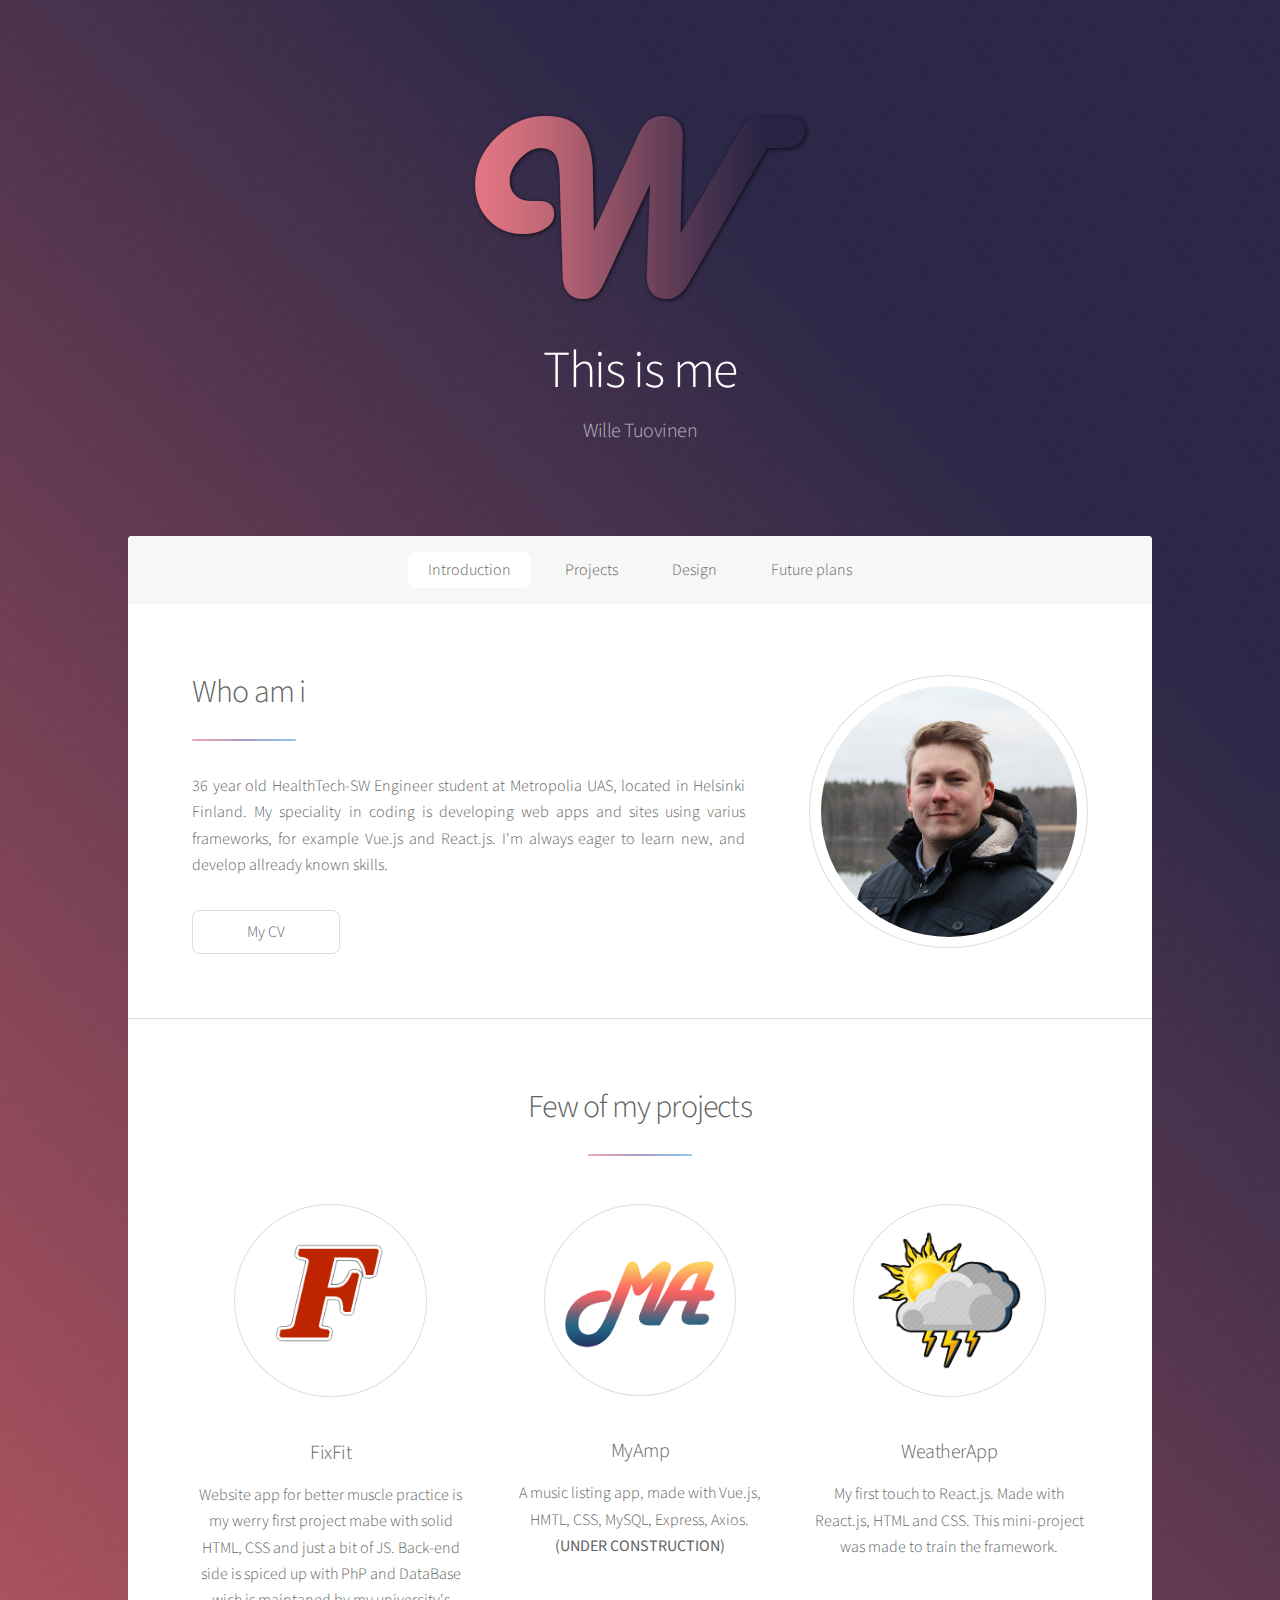
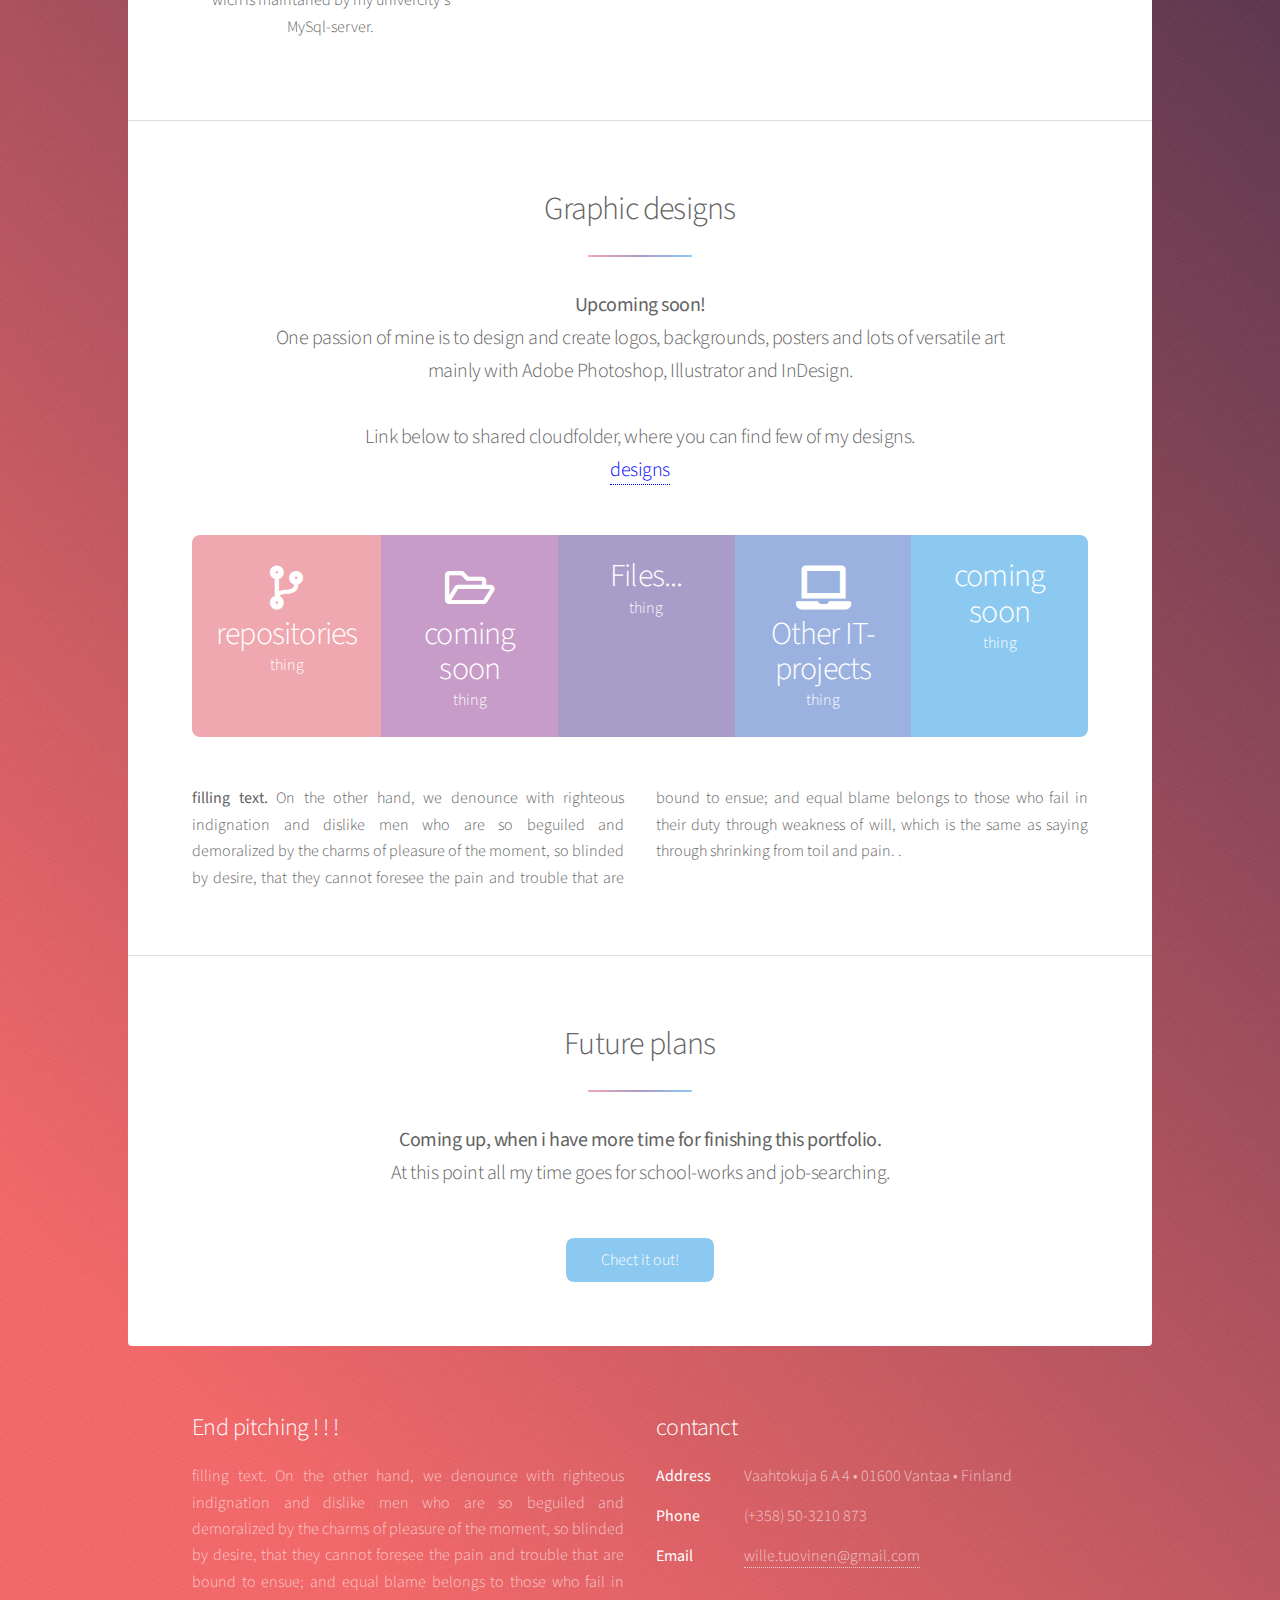
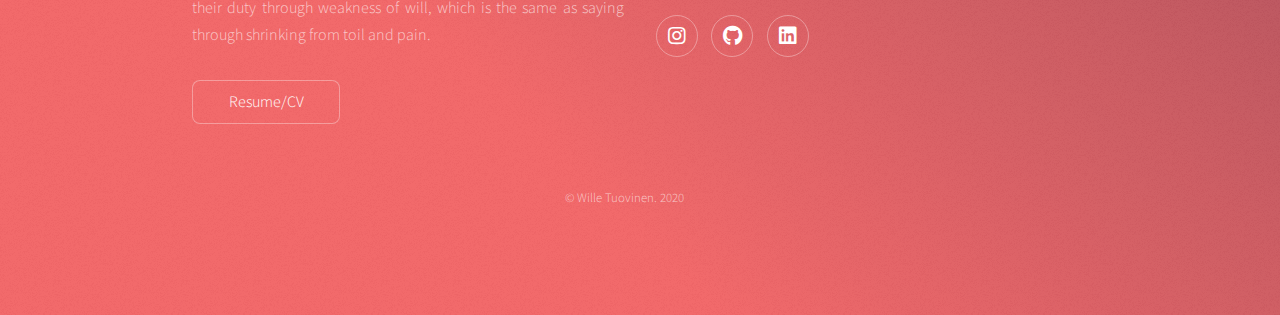
<file: index.html>
<!DOCTYPE HTML>
<html>

<head>
    <title>Portfolio Wille Tuovinen</title>
    <meta charset="utf-8" />
    <meta name="viewport" content="width=device-width, initial-scale=1, user-scalable=no" />
    <link rel="stylesheet" href="assets/css/main.css" />
    <link rel="icon" href="./w_logo_pieni_ico.ico">
    <noscript><link rel="stylesheet" href="assets/css/noscript.css" /></noscript>
</head>

<body class="is-preload">

    <!-- Wrapper -->
    <div id="wrapper">

        <!-- Header -->
        <header id="header" class="alt">
            <span class="logo"><img src="images/W-logo_Tumma-Orans_vaaleampi.png" title="Wille Tuovinen" alt="W-Logo" /></span>
            <h1>This is me</h1>
            <p>Wille Tuovinen<br />
                <!-- built by <a href="https://www.linkedin.com/in/wille-tuovinen/">@wille</a>.</p> -->
        </header>

        <!-- Nav -->
        <nav id="nav">
            <ul>
                <li><a href="#intro" class="active">Introduction</a></li>
                <li><a href="#projects">Projects</a></li>
                <li><a href="#second">Design</a></li>
                <li><a href="#cta">Future plans</a></li>
            </ul>
        </nav>

        <!-- Main -->
        <div id="main">

            <!-- Introduction -->
            <section id="intro" class="main">
                <div class="spotlight">
                    <div class="content">
                        <header class="major">
                            <h2>Who am i</h2>
                        </header>
                        <p style="text-align:justify">36 year old HealthTech-SW Engineer student at Metropolia UAS, located in Helsinki Finland. My speciality in coding is developing web apps and sites using varius frameworks, for example Vue.js and React.js. I'm always eager to learn
                            new, and develop allready known skills.</p>
                        <ul class="actions">
                            <li><a href="CV.html" class="button">My CV</a></li>
                        </ul>
                    </div>
                    <span class="image"><img src="images/Me.png" title="Me" alt="My picture" /></span>
                </div>
            </section>

            <!-- Projects -->
            <section id="projects" class="main special">
                <header class="major">
                    <h2>Few of my projects</h2>
                </header>
                <ul class="features">
                    <li>
                        <span class="icon solid major image"><a href="https://users.metropolia.fi/~willetu/fixfit/main.php" target="_blank"><img width="170" src="images/FixFit_F.png" title="FixFit" alt="FixFit web site"/></a></span>
                        <h3>FixFit</h3>
                        <p>Website app for better muscle practice is my werry first project mabe with solid HTML, CSS and just a bit of JS. Back-end side is spiced up with PhP and DataBase wich is maintaned by my univercity's MySql-server.<br><b></b></p>
                    </li>
                    <li>
                        <span class="icon solid major image"><a href="https://github.com/stinkybrew/myamp" target="_blank"><img width="170" src="images/myAmp_ma.png" title="myAmp" alt="myAmp webApp"/></a></span>
                        <h3>MyAmp</h3>
                        <p>A music listing app, made with Vue.js, HMTL, CSS, MySQL, Express, Axios.<br><b>(UNDER CONSTRUCTION)</b></p>
                    </li>
                    <li>
                        <span class="icon solid major image"><a href="https://github.com/stinkybrew/weather-app" target="_blank"><img width="170" src="images/WeatherApp_Logo.png" title="weatherApp" alt="weatherApp"/></a></span>
                        <h3>WeatherApp</h3>
                        <p>My first touch to React.js. Made with React.js, HTML and CSS. This mini-project was made to train the framework.<br></p>
                    </li>
                </ul>
            </section>

            <!-- Second -->
            <section id="second" class="main special">
                <header class="major">
                    <h2>Graphic designs</h2>
                    <p><b>Upcoming soon! <br></b>One passion of mine is to design and create logos, backgrounds, posters and lots of versatile art<br /> mainly with Adobe Photoshop, Illustrator and InDesign. <br />
                        <br>Link below to shared cloudfolder, where you can find few of my designs.<br>
                        <a style="color: blue;" href="https://metropoliafi-my.sharepoint.com/:f:/g/personal/willetu_metropolia_fi/EsvXyZMDiplCo5w9WpfuYXIBU4gYwjV8B6Dy8zgSXeaiqA?e=AocASi" target="_blank">designs</a>
                    </p>
                </header>
                <ul class="statistics">
                    <li class="style1">
                        <span class="icon solid fa-code-branch"></span>
                        <strong>repositories</strong> thing
                    </li>
                    <li class="style2">
                        <span class="icon fa-folder-open"></span>
                        <strong>coming soon</strong> thing
                    </li>
                    <li class="style3">
                        <span></span>
                        <strong>Files...</strong> thing
                    </li>
                    <li class="style4">
                        <span class="icon solid fa-laptop"></span>
                        <strong>Other IT-projects</strong> thing
                    </li>
                    <li class="style5">
                        <span></span>
                        <strong>coming soon</strong> thing
                    </li>
                </ul>
                <p class="content" style="text-align:justify"><b>filling text.</b> On the other hand, we denounce with righteous indignation and dislike men who are so beguiled and demoralized by the charms of pleasure of the moment, so blinded by desire, that they cannot foresee the pain and trouble
                    that are bound to ensue; and equal blame belongs to those who fail in their duty through weakness of will, which is the same as saying through shrinking from toil and pain. .</p>
            </section>

            <!-- Get Started -->
            <section id="cta" class="main special">
                <header class="major">
                    <h2>Future plans</h2>
                    <p><b>Coming up, when i have more time for finishing this portfolio.<br></b>At this point all my time goes for school-works and job-searching.</p>
                </header>
                <footer class="major">
                    <ul class="actions special">
                        <li><a href="" class="button primary">Chect it out!</a></li>
                        <!-- <li><a href="" class="button">button</a></li> -->
                    </ul>
                </footer>
            </section>

        </div>

        <!-- Footer -->
        <footer id="footer">
            <section>
                <h2>End pitching ! ! !</h2>
                <p style="text-align:justify">filling text. On the other hand, we denounce with righteous indignation and dislike men who are so beguiled and demoralized by the charms of pleasure of the moment, so blinded by desire, that they cannot foresee the pain and trouble that
                    are bound to ensue; and equal blame belongs to those who fail in their duty through weakness of will, which is the same as saying through shrinking from toil and pain.</p>
                <ul class="actions">
                    <li><a href="CV.html" class="button">Resume/CV</a></li>
                </ul>
            </section>
            <section>
                <h2>contanct</h2>
                <dl class="alt">
                    <dt>Address</dt>
                    <dd>Vaahtokuja 6 A 4 &bull; 01600 Vantaa &bull; Finland</dd>
                    <dt>Phone</dt>
                    <dd>(+358) 50-3210 873</dd>
                    <dt>Email</dt>
                    <dd><a href="mailto:wille.tuovinen@gmail.com">wille.tuovinen@gmail.com</a></dd>
                </dl>
                <ul class="icons">
                    <li><a href="https://www.instagram.com/wilb0tee/" class="icon brands fa-instagram alt"><span class="label">Instagram</span></a></li>
                    <li><a href="https://github.com/stinkybrew" class="icon brands fa-github alt"><span class="label">GitHub</span></a></li>
                    <li><a href="https://www.linkedin.com/in/wille-tuovinen/" class="icon brands fa-linkedin alt"><span class="label">linkedin</span></a></li>
                </ul>
            </section>
            <p class="copyright">&copy; Wille Tuovinen. 2020</p>
        </footer>
    </div>

    <!-- Scripts -->
    <script src="assets/js/jquery.min.js"></script>
    <script src="assets/js/jquery.scrollex.min.js"></script>
    <script src="assets/js/jquery.scrolly.min.js"></script>
    <script src="assets/js/browser.min.js"></script>
    <script src="assets/js/breakpoints.min.js"></script>
    <script src="assets/js/util.js"></script>
    <script src="assets/js/main.js"></script>

    <!-- Script for styling (unused at this point)-->
    <script>
        /** Change the style **/
        function overStyle(object) {
            object.style.width = '200';
        }

        /** Restores the style **/
        function outStyle(object) {
            object.style.width = '170';
        }
    </script>

</body>

</html>
</file>
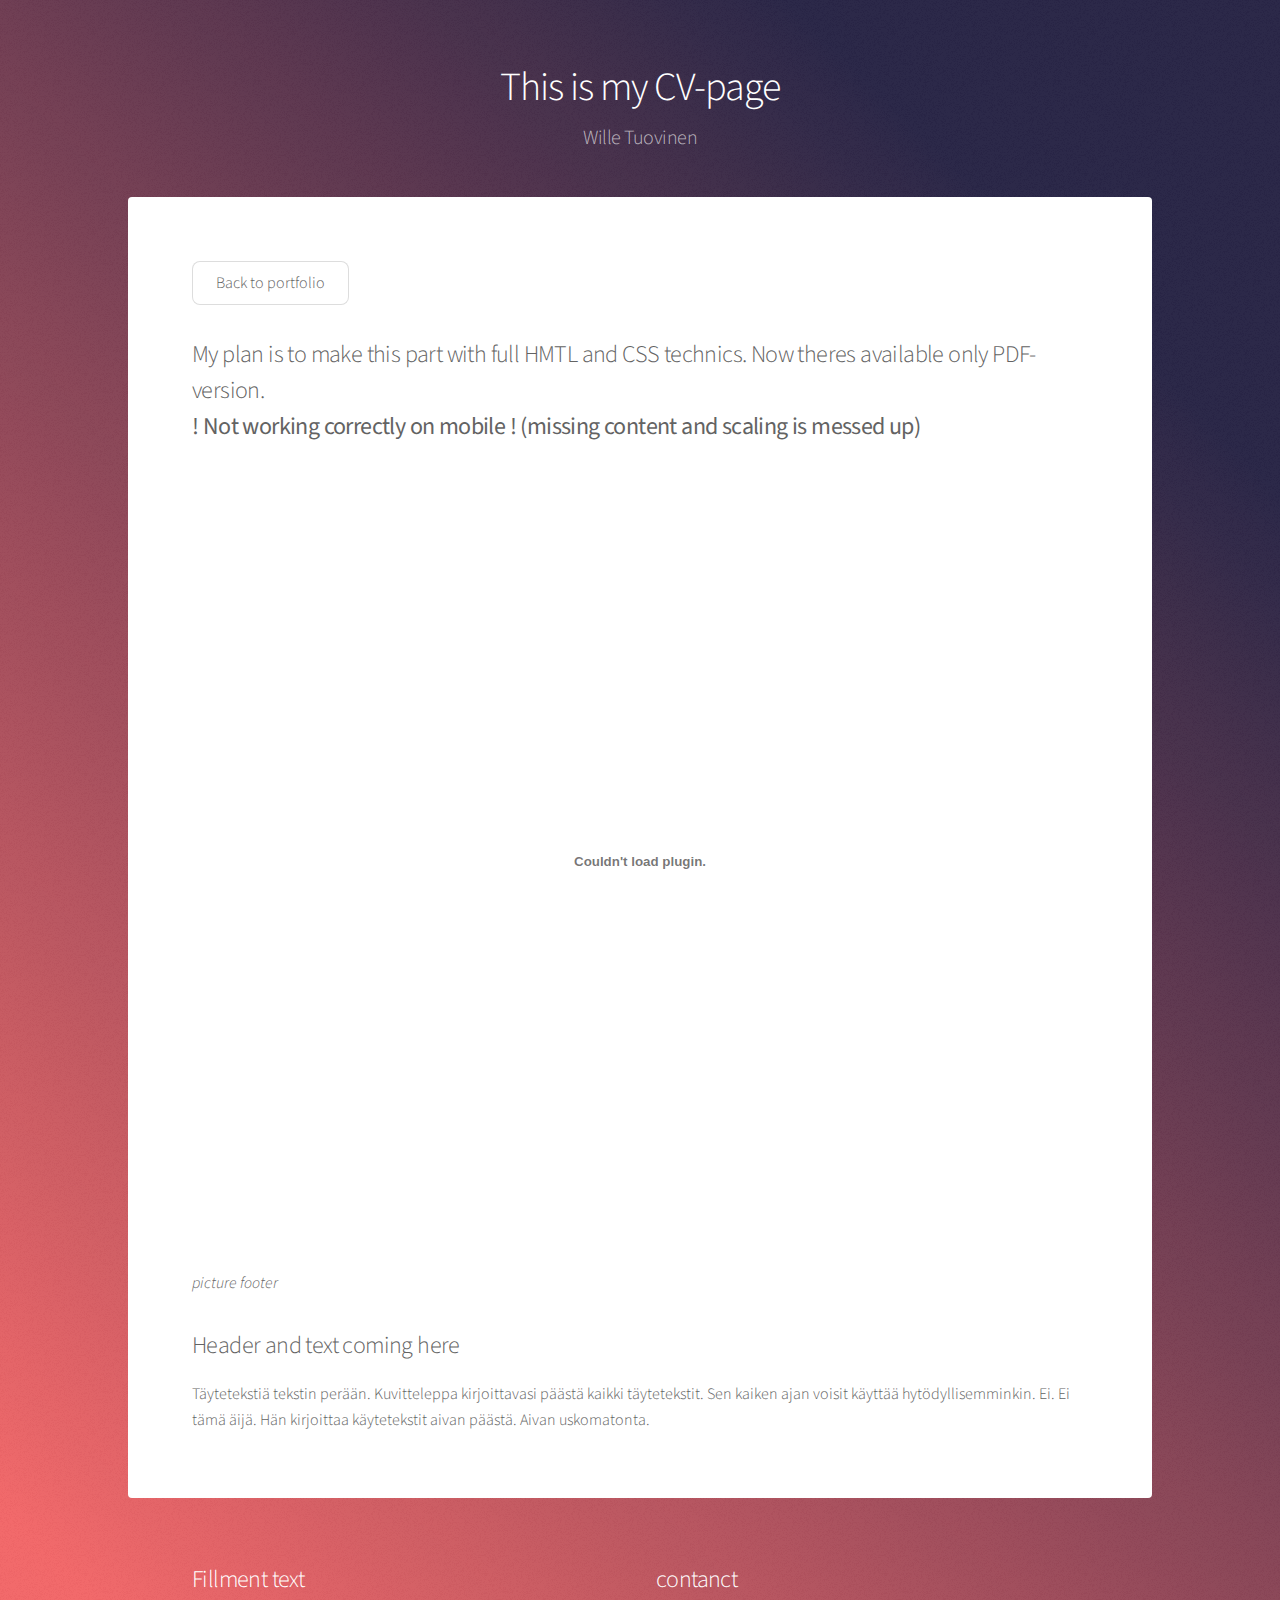
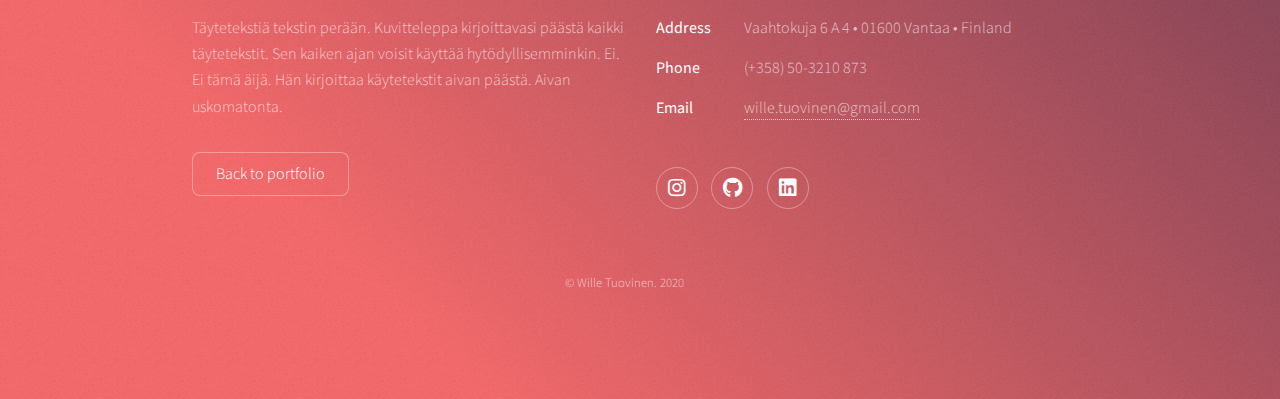
<file: CV.html>
<!DOCTYPE HTML>
<html>

<head>
    <title>This is going to be CV-page</title>
    <meta charset="utf-8" />
    <meta name="viewport" content="width=device-width, initial-scale=1, user-scalable=no" />
    <link rel="stylesheet" href="assets/css/main.css" />
    <link rel="icon" href="./w_logo_pieni_ico.ico">
    <noscript><link rel="stylesheet" href="assets/css/noscript.css" /></noscript>
</head>

<body class="is-preload">

    <!-- Wrapper -->
    <div id="wrapper">

        <!-- Header -->
        <header id="header">
            <h1>This is my CV-page</h1>
            <p>Wille Tuovinen</p>
        </header>

        <!-- Main -->
        <div id="main">

            <!-- Content -->
            <section id="content" class="main">
                <ul class="actions">
                    <li><a href="index.html" class="button">Back to portfolio</a></li>
                </ul>
                <!-- <span class="image main"><img src="images/pic04.jpg" alt="" /></span> -->
                <h2>My plan is to make this part with full HMTL and CSS technics. Now theres available only PDF-version.<br><b>! Not working correctly on mobile ! (missing content and scaling is messed up)</b></h2>
                <embed src="CV/CV_Wille_Tuovinen.pdf" type="application/pdf" width="100%" height="800px" />
                <p><i>picture footer</i></p>
                <h2>Header and text coming here</h2>
                <p>Täytetekstiä tekstin perään. Kuvitteleppa kirjoittavasi päästä kaikki täytetekstit. Sen kaiken ajan voisit käyttää hytödyllisemminkin. Ei. Ei tämä äijä. Hän kirjoittaa käytetekstit aivan päästä. Aivan uskomatonta.</p>
            </section>

        </div>

        <!-- Footer -->
        <footer id="footer">
            <section>
                <h2>Fillment text</h2>
                <p>Täytetekstiä tekstin perään. Kuvitteleppa kirjoittavasi päästä kaikki täytetekstit. Sen kaiken ajan voisit käyttää hytödyllisemminkin. Ei. Ei tämä äijä. Hän kirjoittaa käytetekstit aivan päästä. Aivan uskomatonta.</p>
                <ul class="actions">
                    <li><a href="index.html" class="button">Back to portfolio</a></li>
                </ul>
            </section>
            <section>
                <h2>contanct</h2>
                <dl class="alt">
                    <dt>Address</dt>
                    <dd>Vaahtokuja 6 A 4 &bull; 01600 Vantaa &bull; Finland</dd>
                    <dt>Phone</dt>
                    <dd>(+358) 50-3210 873</dd>
                    <dt>Email</dt>
                    <dd><a href="mailto:wille.tuovinen@gmail.com">wille.tuovinen@gmail.com</a></dd>
                </dl>
                <ul class="icons">
                    <li><a href="https://www.instagram.com/wilb0tee/" class="icon brands fa-instagram alt"><span class="label">Instagram</span></a></li>
                    <li><a href="https://github.com/stinkybrew" class="icon brands fa-github alt"><span class="label">GitHub</span></a></li>
                    <li><a href="https://www.linkedin.com/in/wille-tuovinen/" class="icon brands fa-linkedin alt"><span class="label">linkedin</span></a></li>
                </ul>
            </section>
            <p class="copyright">&copy; Wille Tuovinen. 2020</p>
        </footer>

    </div>

    <!-- Scripts -->
    <script src="assets/js/jquery.min.js"></script>
    <script src="assets/js/jquery.scrollex.min.js"></script>
    <script src="assets/js/jquery.scrolly.min.js"></script>
    <script src="assets/js/browser.min.js"></script>
    <script src="assets/js/breakpoints.min.js"></script>
    <script src="assets/js/util.js"></script>
    <script src="assets/js/main.js"></script>

</body>

</html>
</file>
<file: assets/css/noscript.css>
/*
	Stellar by HTML5 UP
	html5up.net | @ajlkn
	Free for personal and commercial use under the CCA 3.0 license (html5up.net/license)
*/

/* Header */

	body.is-preload #header.alt > * {
		opacity: 1;
	}

	body.is-preload #header.alt .logo {
		-moz-transform: none;
		-webkit-transform: none;
		-ms-transform: none;
		transform: none;
	}
</file>
<file: assets/css/main.css>
@import url(fontawesome-all.min.css);
@import 'https://fonts.googleapis.com/css?family=Source+Sans+Pro:300,400';

/*
	Stellar by HTML5 UP
	html5up.net | @ajlkn
	Free for personal and commercial use under the CCA 3.0 license (html5up.net/license)
*/

html, body, div, span, applet, object,
iframe, h1, h2, h3, h4, h5, h6, p, blockquote,
pre, a, abbr, acronym, address, big, cite,
code, del, dfn, em, img, ins, kbd, q, s, samp,
small, strike, strong, sub, sup, tt, var, b,
u, i, center, dl, dt, dd, ol, ul, li, fieldset,
form, label, legend, table, caption, tbody,
tfoot, thead, tr, th, td, article, aside,
canvas, details, embed, figure, figcaption,
footer, header, hgroup, menu, nav, output, ruby,
section, summary, time, mark, audio, video {
	margin: 0;
	padding: 0;
	border: 0;
	font-size: 100%;
	font: inherit;
	vertical-align: baseline;}

article, aside, details, figcaption, figure,
footer, header, hgroup, menu, nav, section {
	display: block;}

body {
	line-height: 1;
}

ol, ul {
	list-style: none;
}

blockquote, q {
	quotes: none;
}

	blockquote:before, blockquote:after, q:before, q:after {
		content: '';
		content: none;
	}

table {
	border-collapse: collapse;
	border-spacing: 0;
}

body {
	-webkit-text-size-adjust: none;
}

mark {
	background-color: transparent;
	color: inherit;
}

input::-moz-focus-inner {
	border: 0;
	padding: 0;
}

input, select, textarea {
	-moz-appearance: none;
	-webkit-appearance: none;
	-ms-appearance: none;
	appearance: none;
}

/* Basic */

	@-ms-viewport {
		width: device-width;
	}

	body {
		-ms-overflow-style: scrollbar;
	}

	@media screen and (max-width: 480px) {

		html, body {
			min-width: 320px;
		}

	}

	html {
		box-sizing: border-box;
	}

	*, *:before, *:after {
		box-sizing: inherit;
	}

	body {
		background-color: #f66767;
		background-image: url("images/overlay.png"), -moz-linear-gradient(45deg, #f66767 15%, #272343 85%);
		background-image: url("images/overlay.png"), -webkit-linear-gradient(45deg, #f66767 15%, #272343 85%);
		background-image: url("images/overlay.png"), -ms-linear-gradient(45deg, #f66767 15%, #272343 85%);
		background-image: url("images/overlay.png"), linear-gradient(45deg, #f66767 15%, #272343 85%);
	}

		body.is-preload *, body.is-preload *:before, body.is-preload *:after {
			-moz-animation: none !important;
			-webkit-animation: none !important;
			-ms-animation: none !important;
			animation: none !important;
			-moz-transition: none !important;
			-webkit-transition: none !important;
			-ms-transition: none !important;
			transition: none !important;
		}

/* Type */

	body {
		background-color: #935d8c;
		color: rgba(255, 255, 255, 0.65);
	}

	body, input, select, textarea {
		font-family: "Source Sans Pro", Helvetica, sans-serif;
		font-size: 17pt;
		font-weight: 300;
		line-height: 1.65;
	}

		@media screen and (max-width: 1680px) {

			body, input, select, textarea {
				font-size: 14pt;
			}

		}

		@media screen and (max-width: 1280px) {

			body, input, select, textarea {
				font-size: 12pt;
			}

		}

		@media screen and (max-width: 360px) {

			body, input, select, textarea {
				font-size: 11pt;
			}

		}

	a {
		-moz-transition: color 0.2s ease, border-bottom 0.2s ease;
		-webkit-transition: color 0.2s ease, border-bottom 0.2s ease;
		-ms-transition: color 0.2s ease, border-bottom 0.2s ease;
		transition: color 0.2s ease, border-bottom 0.2s ease;
		text-decoration: none;
		border-bottom: dotted 1px;
		color: inherit;
	}

		a:hover {
			border-bottom-color: transparent;
		}

	strong, b {
		font-weight: 400;
	}

	em, i {
		font-style: italic;
	}

	p {
		margin: 0 0 2em 0;
	}

		p.content {
			-moz-columns: 20em 2;
			-webkit-columns: 20em 2;
			-ms-columns: 20em 2;
			columns: 20em 2;
			-moz-column-gap: 2em;
			-webkit-column-gap: 2em;
			-ms-column-gap: 2em;
			column-gap: 2em;
			text-align: justify;
		}

	h1, h2, h3, h4, h5, h6 {
		font-weight: 300;
		line-height: 1.5;
		margin: 0 0 0.7em 0;
		letter-spacing: -0.025em;
	}

		h1 a, h2 a, h3 a, h4 a, h5 a, h6 a {
			color: inherit;
			text-decoration: none;
		}

	h1 {
		font-size: 2.5em;
		line-height: 1.2;
	}

	h2 {
		font-size: 1.5em;
	}

	h3 {
		font-size: 1.25em;
	}

	h4 {
		font-size: 1.1em;
	}

	h5 {
		font-size: 0.9em;
	}

	h6 {
		font-size: 0.7em;
	}

	@media screen and (max-width: 736px) {

		h1 {
			font-size: 2em;
		}

	}

	sub {
		font-size: 0.8em;
		position: relative;
		top: 0.5em;
	}

	sup {
		font-size: 0.8em;
		position: relative;
		top: -0.5em;
	}

	blockquote {
		border-left: solid 4px;
		font-style: italic;
		margin: 0 0 2em 0;
		padding: 0.5em 0 0.5em 2em;
	}

	code {
		border-radius: 8px;
		border: solid 1px;
		font-family: "Courier New", monospace;
		font-size: 0.9em;
		margin: 0 0.25em;
		padding: 0.25em 0.65em;
	}

	pre {
		-webkit-overflow-scrolling: touch;
		font-family: "Courier New", monospace;
		font-size: 0.9em;
		margin: 0 0 2em 0;
	}

		pre code {
			display: block;
			line-height: 1.75;
			padding: 1em 1.5em;
			overflow-x: auto;
		}

	hr {
		border: 0;
		border-bottom: solid 1px;
		margin: 2em 0;
	}

		hr.major {
			margin: 3em 0;
		}

	.align-left {
		text-align: left;
	}

	.align-center {
		text-align: center;
	}

	.align-right {
		text-align: right;
	}

	input, select, textarea {
		color: #ffffff;
	}

	a:hover {
		color: #ffffff;
	}

	strong, b {
		color: #ffffff;
	}

	h1, h2, h3, h4, h5, h6 {
		color: #ffffff;
	}

	blockquote {
		border-left-color: rgba(255, 255, 255, 0.35);
	}

	code {
		background: rgba(255, 255, 255, 0.075);
		border-color: rgba(255, 255, 255, 0.35);
	}

	hr {
		border-bottom-color: rgba(255, 255, 255, 0.35);
	}

	logoja {
		width: 126;
	}

/* Row */

	.row {
		display: flex;
		flex-wrap: wrap;
		box-sizing: border-box;
		align-items: stretch;
	}

		.row > * {
			box-sizing: border-box;
		}

		.row.gtr-uniform > * > :last-child {
			margin-bottom: 0;
		}

		.row.aln-left {
			justify-content: flex-start;
		}

		.row.aln-center {
			justify-content: center;
		}

		.row.aln-right {
			justify-content: flex-end;
		}

		.row.aln-top {
			align-items: flex-start;
		}

		.row.aln-middle {
			align-items: center;
		}

		.row.aln-bottom {
			align-items: flex-end;
		}

		.row > .imp {
			order: -1;
		}

		.row > .col-1 {
			width: 8.33333%;
		}

		.row > .off-1 {
			margin-left: 8.33333%;
		}

		.row > .col-2 {
			width: 16.66667%;
		}

		.row > .off-2 {
			margin-left: 16.66667%;
		}

		.row > .col-3 {
			width: 25%;
		}

		.row > .off-3 {
			margin-left: 25%;
		}

		.row > .col-4 {
			width: 33.33333%;
		}

		.row > .off-4 {
			margin-left: 33.33333%;
		}

		.row > .col-5 {
			width: 41.66667%;
		}

		.row > .off-5 {
			margin-left: 41.66667%;
		}

		.row > .col-6 {
			width: 50%;
		}

		.row > .off-6 {
			margin-left: 50%;
		}

		.row > .col-7 {
			width: 58.33333%;
		}

		.row > .off-7 {
			margin-left: 58.33333%;
		}

		.row > .col-8 {
			width: 66.66667%;
		}

		.row > .off-8 {
			margin-left: 66.66667%;
		}

		.row > .col-9 {
			width: 75%;
		}

		.row > .off-9 {
			margin-left: 75%;
		}

		.row > .col-10 {
			width: 83.33333%;
		}

		.row > .off-10 {
			margin-left: 83.33333%;
		}

		.row > .col-11 {
			width: 91.66667%;
		}

		.row > .off-11 {
			margin-left: 91.66667%;
		}

		.row > .col-12 {
			width: 100%;
		}

		.row > .off-12 {
			margin-left: 100%;
		}

		.row.gtr-0 {
			margin-top: 0;
			margin-left: 0em;
		}

			.row.gtr-0 > * {
				padding: 0 0 0 0em;
			}

			.row.gtr-0.gtr-uniform {
				margin-top: 0em;
			}

				.row.gtr-0.gtr-uniform > * {
					padding-top: 0em;
				}

		.row.gtr-25 {
			margin-top: 0;
			margin-left: -0.375em;
		}

			.row.gtr-25 > * {
				padding: 0 0 0 0.375em;
			}

			.row.gtr-25.gtr-uniform {
				margin-top: -0.375em;
			}

				.row.gtr-25.gtr-uniform > * {
					padding-top: 0.375em;
				}

		.row.gtr-50 {
			margin-top: 0;
			margin-left: -0.75em;
		}

			.row.gtr-50 > * {
				padding: 0 0 0 0.75em;
			}

			.row.gtr-50.gtr-uniform {
				margin-top: -0.75em;
			}

				.row.gtr-50.gtr-uniform > * {
					padding-top: 0.75em;
				}

		.row {
			margin-top: 0;
			margin-left: -1.5em;
		}

			.row > * {
				padding: 0 0 0 1.5em;
			}

			.row.gtr-uniform {
				margin-top: -1.5em;
			}

				.row.gtr-uniform > * {
					padding-top: 1.5em;
				}

		.row.gtr-150 {
			margin-top: 0;
			margin-left: -2.25em;
		}

			.row.gtr-150 > * {
				padding: 0 0 0 2.25em;
			}

			.row.gtr-150.gtr-uniform {
				margin-top: -2.25em;
			}

				.row.gtr-150.gtr-uniform > * {
					padding-top: 2.25em;
				}

		.row.gtr-200 {
			margin-top: 0;
			margin-left: -3em;
		}

			.row.gtr-200 > * {
				padding: 0 0 0 3em;
			}

			.row.gtr-200.gtr-uniform {
				margin-top: -3em;
			}

				.row.gtr-200.gtr-uniform > * {
					padding-top: 3em;
				}

		@media screen and (max-width: 1680px) {

			.row {
				display: flex;
				flex-wrap: wrap;
				box-sizing: border-box;
				align-items: stretch;
			}

				.row > * {
					box-sizing: border-box;
				}

				.row.gtr-uniform > * > :last-child {
					margin-bottom: 0;
				}

				.row.aln-left {
					justify-content: flex-start;
				}

				.row.aln-center {
					justify-content: center;
				}

				.row.aln-right {
					justify-content: flex-end;
				}

				.row.aln-top {
					align-items: flex-start;
				}

				.row.aln-middle {
					align-items: center;
				}

				.row.aln-bottom {
					align-items: flex-end;
				}

				.row > .imp-xlarge {
					order: -1;
				}

				.row > .col-1-xlarge {
					width: 8.33333%;
				}

				.row > .off-1-xlarge {
					margin-left: 8.33333%;
				}

				.row > .col-2-xlarge {
					width: 16.66667%;
				}

				.row > .off-2-xlarge {
					margin-left: 16.66667%;
				}

				.row > .col-3-xlarge {
					width: 25%;
				}

				.row > .off-3-xlarge {
					margin-left: 25%;
				}

				.row > .col-4-xlarge {
					width: 33.33333%;
				}

				.row > .off-4-xlarge {
					margin-left: 33.33333%;
				}

				.row > .col-5-xlarge {
					width: 41.66667%;
				}

				.row > .off-5-xlarge {
					margin-left: 41.66667%;
				}

				.row > .col-6-xlarge {
					width: 50%;
				}

				.row > .off-6-xlarge {
					margin-left: 50%;
				}

				.row > .col-7-xlarge {
					width: 58.33333%;
				}

				.row > .off-7-xlarge {
					margin-left: 58.33333%;
				}

				.row > .col-8-xlarge {
					width: 66.66667%;
				}

				.row > .off-8-xlarge {
					margin-left: 66.66667%;
				}

				.row > .col-9-xlarge {
					width: 75%;
				}

				.row > .off-9-xlarge {
					margin-left: 75%;
				}

				.row > .col-10-xlarge {
					width: 83.33333%;
				}

				.row > .off-10-xlarge {
					margin-left: 83.33333%;
				}

				.row > .col-11-xlarge {
					width: 91.66667%;
				}

				.row > .off-11-xlarge {
					margin-left: 91.66667%;
				}

				.row > .col-12-xlarge {
					width: 100%;
				}

				.row > .off-12-xlarge {
					margin-left: 100%;
				}

				.row.gtr-0 {
					margin-top: 0;
					margin-left: 0em;
				}

					.row.gtr-0 > * {
						padding: 0 0 0 0em;
					}

					.row.gtr-0.gtr-uniform {
						margin-top: 0em;
					}

						.row.gtr-0.gtr-uniform > * {
							padding-top: 0em;
						}

				.row.gtr-25 {
					margin-top: 0;
					margin-left: -0.375em;
				}

					.row.gtr-25 > * {
						padding: 0 0 0 0.375em;
					}

					.row.gtr-25.gtr-uniform {
						margin-top: -0.375em;
					}

						.row.gtr-25.gtr-uniform > * {
							padding-top: 0.375em;
						}

				.row.gtr-50 {
					margin-top: 0;
					margin-left: -0.75em;
				}

					.row.gtr-50 > * {
						padding: 0 0 0 0.75em;
					}

					.row.gtr-50.gtr-uniform {
						margin-top: -0.75em;
					}

						.row.gtr-50.gtr-uniform > * {
							padding-top: 0.75em;
						}

				.row {
					margin-top: 0;
					margin-left: -1.5em;
				}

					.row > * {
						padding: 0 0 0 1.5em;
					}

					.row.gtr-uniform {
						margin-top: -1.5em;
					}

						.row.gtr-uniform > * {
							padding-top: 1.5em;
						}

				.row.gtr-150 {
					margin-top: 0;
					margin-left: -2.25em;
				}

					.row.gtr-150 > * {
						padding: 0 0 0 2.25em;
					}

					.row.gtr-150.gtr-uniform {
						margin-top: -2.25em;
					}

						.row.gtr-150.gtr-uniform > * {
							padding-top: 2.25em;
						}

				.row.gtr-200 {
					margin-top: 0;
					margin-left: -3em;
				}

					.row.gtr-200 > * {
						padding: 0 0 0 3em;
					}

					.row.gtr-200.gtr-uniform {
						margin-top: -3em;
					}

						.row.gtr-200.gtr-uniform > * {
							padding-top: 3em;
						}

		}

		@media screen and (max-width: 1280px) {

			.row {
				display: flex;
				flex-wrap: wrap;
				box-sizing: border-box;
				align-items: stretch;
			}

				.row > * {
					box-sizing: border-box;
				}

				.row.gtr-uniform > * > :last-child {
					margin-bottom: 0;
				}

				.row.aln-left {
					justify-content: flex-start;
				}

				.row.aln-center {
					justify-content: center;
				}

				.row.aln-right {
					justify-content: flex-end;
				}

				.row.aln-top {
					align-items: flex-start;
				}

				.row.aln-middle {
					align-items: center;
				}

				.row.aln-bottom {
					align-items: flex-end;
				}

				.row > .imp-large {
					order: -1;
				}

				.row > .col-1-large {
					width: 8.33333%;
				}

				.row > .off-1-large {
					margin-left: 8.33333%;
				}

				.row > .col-2-large {
					width: 16.66667%;
				}

				.row > .off-2-large {
					margin-left: 16.66667%;
				}

				.row > .col-3-large {
					width: 25%;
				}

				.row > .off-3-large {
					margin-left: 25%;
				}

				.row > .col-4-large {
					width: 33.33333%;
				}

				.row > .off-4-large {
					margin-left: 33.33333%;
				}

				.row > .col-5-large {
					width: 41.66667%;
				}

				.row > .off-5-large {
					margin-left: 41.66667%;
				}

				.row > .col-6-large {
					width: 50%;
				}

				.row > .off-6-large {
					margin-left: 50%;
				}

				.row > .col-7-large {
					width: 58.33333%;
				}

				.row > .off-7-large {
					margin-left: 58.33333%;
				}

				.row > .col-8-large {
					width: 66.66667%;
				}

				.row > .off-8-large {
					margin-left: 66.66667%;
				}

				.row > .col-9-large {
					width: 75%;
				}

				.row > .off-9-large {
					margin-left: 75%;
				}

				.row > .col-10-large {
					width: 83.33333%;
				}

				.row > .off-10-large {
					margin-left: 83.33333%;
				}

				.row > .col-11-large {
					width: 91.66667%;
				}

				.row > .off-11-large {
					margin-left: 91.66667%;
				}

				.row > .col-12-large {
					width: 100%;
				}

				.row > .off-12-large {
					margin-left: 100%;
				}

				.row.gtr-0 {
					margin-top: 0;
					margin-left: 0em;
				}

					.row.gtr-0 > * {
						padding: 0 0 0 0em;
					}

					.row.gtr-0.gtr-uniform {
						margin-top: 0em;
					}

						.row.gtr-0.gtr-uniform > * {
							padding-top: 0em;
						}

				.row.gtr-25 {
					margin-top: 0;
					margin-left: -0.375em;
				}

					.row.gtr-25 > * {
						padding: 0 0 0 0.375em;
					}

					.row.gtr-25.gtr-uniform {
						margin-top: -0.375em;
					}

						.row.gtr-25.gtr-uniform > * {
							padding-top: 0.375em;
						}

				.row.gtr-50 {
					margin-top: 0;
					margin-left: -0.75em;
				}

					.row.gtr-50 > * {
						padding: 0 0 0 0.75em;
					}

					.row.gtr-50.gtr-uniform {
						margin-top: -0.75em;
					}

						.row.gtr-50.gtr-uniform > * {
							padding-top: 0.75em;
						}

				.row {
					margin-top: 0;
					margin-left: -1.5em;
				}

					.row > * {
						padding: 0 0 0 1.5em;
					}

					.row.gtr-uniform {
						margin-top: -1.5em;
					}

						.row.gtr-uniform > * {
							padding-top: 1.5em;
						}

				.row.gtr-150 {
					margin-top: 0;
					margin-left: -2.25em;
				}

					.row.gtr-150 > * {
						padding: 0 0 0 2.25em;
					}

					.row.gtr-150.gtr-uniform {
						margin-top: -2.25em;
					}

						.row.gtr-150.gtr-uniform > * {
							padding-top: 2.25em;
						}

				.row.gtr-200 {
					margin-top: 0;
					margin-left: -3em;
				}

					.row.gtr-200 > * {
						padding: 0 0 0 3em;
					}

					.row.gtr-200.gtr-uniform {
						margin-top: -3em;
					}

						.row.gtr-200.gtr-uniform > * {
							padding-top: 3em;
						}

		}

		@media screen and (max-width: 980px) {

			.row {
				display: flex;
				flex-wrap: wrap;
				box-sizing: border-box;
				align-items: stretch;
			}

				.row > * {
					box-sizing: border-box;
				}

				.row.gtr-uniform > * > :last-child {
					margin-bottom: 0;
				}

				.row.aln-left {
					justify-content: flex-start;
				}

				.row.aln-center {
					justify-content: center;
				}

				.row.aln-right {
					justify-content: flex-end;
				}

				.row.aln-top {
					align-items: flex-start;
				}

				.row.aln-middle {
					align-items: center;
				}

				.row.aln-bottom {
					align-items: flex-end;
				}

				.row > .imp-medium {
					order: -1;
				}

				.row > .col-1-medium {
					width: 8.33333%;
				}

				.row > .off-1-medium {
					margin-left: 8.33333%;
				}

				.row > .col-2-medium {
					width: 16.66667%;
				}

				.row > .off-2-medium {
					margin-left: 16.66667%;
				}

				.row > .col-3-medium {
					width: 25%;
				}

				.row > .off-3-medium {
					margin-left: 25%;
				}

				.row > .col-4-medium {
					width: 33.33333%;
				}

				.row > .off-4-medium {
					margin-left: 33.33333%;
				}

				.row > .col-5-medium {
					width: 41.66667%;
				}

				.row > .off-5-medium {
					margin-left: 41.66667%;
				}

				.row > .col-6-medium {
					width: 50%;
				}

				.row > .off-6-medium {
					margin-left: 50%;
				}

				.row > .col-7-medium {
					width: 58.33333%;
				}

				.row > .off-7-medium {
					margin-left: 58.33333%;
				}

				.row > .col-8-medium {
					width: 66.66667%;
				}

				.row > .off-8-medium {
					margin-left: 66.66667%;
				}

				.row > .col-9-medium {
					width: 75%;
				}

				.row > .off-9-medium {
					margin-left: 75%;
				}

				.row > .col-10-medium {
					width: 83.33333%;
				}

				.row > .off-10-medium {
					margin-left: 83.33333%;
				}

				.row > .col-11-medium {
					width: 91.66667%;
				}

				.row > .off-11-medium {
					margin-left: 91.66667%;
				}

				.row > .col-12-medium {
					width: 100%;
				}

				.row > .off-12-medium {
					margin-left: 100%;
				}

				.row.gtr-0 {
					margin-top: 0;
					margin-left: 0em;
				}

					.row.gtr-0 > * {
						padding: 0 0 0 0em;
					}

					.row.gtr-0.gtr-uniform {
						margin-top: 0em;
					}

						.row.gtr-0.gtr-uniform > * {
							padding-top: 0em;
						}

				.row.gtr-25 {
					margin-top: 0;
					margin-left: -0.375em;
				}

					.row.gtr-25 > * {
						padding: 0 0 0 0.375em;
					}

					.row.gtr-25.gtr-uniform {
						margin-top: -0.375em;
					}

						.row.gtr-25.gtr-uniform > * {
							padding-top: 0.375em;
						}

				.row.gtr-50 {
					margin-top: 0;
					margin-left: -0.75em;
				}

					.row.gtr-50 > * {
						padding: 0 0 0 0.75em;
					}

					.row.gtr-50.gtr-uniform {
						margin-top: -0.75em;
					}

						.row.gtr-50.gtr-uniform > * {
							padding-top: 0.75em;
						}

				.row {
					margin-top: 0;
					margin-left: -1.5em;
				}

					.row > * {
						padding: 0 0 0 1.5em;
					}

					.row.gtr-uniform {
						margin-top: -1.5em;
					}

						.row.gtr-uniform > * {
							padding-top: 1.5em;
						}

				.row.gtr-150 {
					margin-top: 0;
					margin-left: -2.25em;
				}

					.row.gtr-150 > * {
						padding: 0 0 0 2.25em;
					}

					.row.gtr-150.gtr-uniform {
						margin-top: -2.25em;
					}

						.row.gtr-150.gtr-uniform > * {
							padding-top: 2.25em;
						}

				.row.gtr-200 {
					margin-top: 0;
					margin-left: -3em;
				}

					.row.gtr-200 > * {
						padding: 0 0 0 3em;
					}

					.row.gtr-200.gtr-uniform {
						margin-top: -3em;
					}

						.row.gtr-200.gtr-uniform > * {
							padding-top: 3em;
						}

		}

		@media screen and (max-width: 736px) {

			.row {
				display: flex;
				flex-wrap: wrap;
				box-sizing: border-box;
				align-items: stretch;
			}

				.row > * {
					box-sizing: border-box;
				}

				.row.gtr-uniform > * > :last-child {
					margin-bottom: 0;
				}

				.row.aln-left {
					justify-content: flex-start;
				}

				.row.aln-center {
					justify-content: center;
				}

				.row.aln-right {
					justify-content: flex-end;
				}

				.row.aln-top {
					align-items: flex-start;
				}

				.row.aln-middle {
					align-items: center;
				}

				.row.aln-bottom {
					align-items: flex-end;
				}

				.row > .imp-small {
					order: -1;
				}

				.row > .col-1-small {
					width: 8.33333%;
				}

				.row > .off-1-small {
					margin-left: 8.33333%;
				}

				.row > .col-2-small {
					width: 16.66667%;
				}

				.row > .off-2-small {
					margin-left: 16.66667%;
				}

				.row > .col-3-small {
					width: 25%;
				}

				.row > .off-3-small {
					margin-left: 25%;
				}

				.row > .col-4-small {
					width: 33.33333%;
				}

				.row > .off-4-small {
					margin-left: 33.33333%;
				}

				.row > .col-5-small {
					width: 41.66667%;
				}

				.row > .off-5-small {
					margin-left: 41.66667%;
				}

				.row > .col-6-small {
					width: 50%;
				}

				.row > .off-6-small {
					margin-left: 50%;
				}

				.row > .col-7-small {
					width: 58.33333%;
				}

				.row > .off-7-small {
					margin-left: 58.33333%;
				}

				.row > .col-8-small {
					width: 66.66667%;
				}

				.row > .off-8-small {
					margin-left: 66.66667%;
				}

				.row > .col-9-small {
					width: 75%;
				}

				.row > .off-9-small {
					margin-left: 75%;
				}

				.row > .col-10-small {
					width: 83.33333%;
				}

				.row > .off-10-small {
					margin-left: 83.33333%;
				}

				.row > .col-11-small {
					width: 91.66667%;
				}

				.row > .off-11-small {
					margin-left: 91.66667%;
				}

				.row > .col-12-small {
					width: 100%;
				}

				.row > .off-12-small {
					margin-left: 100%;
				}

				.row.gtr-0 {
					margin-top: 0;
					margin-left: 0em;
				}

					.row.gtr-0 > * {
						padding: 0 0 0 0em;
					}

					.row.gtr-0.gtr-uniform {
						margin-top: 0em;
					}

						.row.gtr-0.gtr-uniform > * {
							padding-top: 0em;
						}

				.row.gtr-25 {
					margin-top: 0;
					margin-left: -0.25em;
				}

					.row.gtr-25 > * {
						padding: 0 0 0 0.25em;
					}

					.row.gtr-25.gtr-uniform {
						margin-top: -0.25em;
					}

						.row.gtr-25.gtr-uniform > * {
							padding-top: 0.25em;
						}

				.row.gtr-50 {
					margin-top: 0;
					margin-left: -0.5em;
				}

					.row.gtr-50 > * {
						padding: 0 0 0 0.5em;
					}

					.row.gtr-50.gtr-uniform {
						margin-top: -0.5em;
					}

						.row.gtr-50.gtr-uniform > * {
							padding-top: 0.5em;
						}

				.row {
					margin-top: 0;
					margin-left: -1em;
				}

					.row > * {
						padding: 0 0 0 1em;
					}

					.row.gtr-uniform {
						margin-top: -1em;
					}

						.row.gtr-uniform > * {
							padding-top: 1em;
						}

				.row.gtr-150 {
					margin-top: 0;
					margin-left: -1.5em;
				}

					.row.gtr-150 > * {
						padding: 0 0 0 1.5em;
					}

					.row.gtr-150.gtr-uniform {
						margin-top: -1.5em;
					}

						.row.gtr-150.gtr-uniform > * {
							padding-top: 1.5em;
						}

				.row.gtr-200 {
					margin-top: 0;
					margin-left: -2em;
				}

					.row.gtr-200 > * {
						padding: 0 0 0 2em;
					}

					.row.gtr-200.gtr-uniform {
						margin-top: -2em;
					}

						.row.gtr-200.gtr-uniform > * {
							padding-top: 2em;
						}

		}

		@media screen and (max-width: 480px) {

			.row {
				display: flex;
				flex-wrap: wrap;
				box-sizing: border-box;
				align-items: stretch;
			}

				.row > * {
					box-sizing: border-box;
				}

				.row.gtr-uniform > * > :last-child {
					margin-bottom: 0;
				}

				.row.aln-left {
					justify-content: flex-start;
				}

				.row.aln-center {
					justify-content: center;
				}

				.row.aln-right {
					justify-content: flex-end;
				}

				.row.aln-top {
					align-items: flex-start;
				}

				.row.aln-middle {
					align-items: center;
				}

				.row.aln-bottom {
					align-items: flex-end;
				}

				.row > .imp-xsmall {
					order: -1;
				}

				.row > .col-1-xsmall {
					width: 8.33333%;
				}

				.row > .off-1-xsmall {
					margin-left: 8.33333%;
				}

				.row > .col-2-xsmall {
					width: 16.66667%;
				}

				.row > .off-2-xsmall {
					margin-left: 16.66667%;
				}

				.row > .col-3-xsmall {
					width: 25%;
				}

				.row > .off-3-xsmall {
					margin-left: 25%;
				}

				.row > .col-4-xsmall {
					width: 33.33333%;
				}

				.row > .off-4-xsmall {
					margin-left: 33.33333%;
				}

				.row > .col-5-xsmall {
					width: 41.66667%;
				}

				.row > .off-5-xsmall {
					margin-left: 41.66667%;
				}

				.row > .col-6-xsmall {
					width: 50%;
				}

				.row > .off-6-xsmall {
					margin-left: 50%;
				}

				.row > .col-7-xsmall {
					width: 58.33333%;
				}

				.row > .off-7-xsmall {
					margin-left: 58.33333%;
				}

				.row > .col-8-xsmall {
					width: 66.66667%;
				}

				.row > .off-8-xsmall {
					margin-left: 66.66667%;
				}

				.row > .col-9-xsmall {
					width: 75%;
				}

				.row > .off-9-xsmall {
					margin-left: 75%;
				}

				.row > .col-10-xsmall {
					width: 83.33333%;
				}

				.row > .off-10-xsmall {
					margin-left: 83.33333%;
				}

				.row > .col-11-xsmall {
					width: 91.66667%;
				}

				.row > .off-11-xsmall {
					margin-left: 91.66667%;
				}

				.row > .col-12-xsmall {
					width: 100%;
				}

				.row > .off-12-xsmall {
					margin-left: 100%;
				}

				.row.gtr-0 {
					margin-top: 0;
					margin-left: 0em;
				}

					.row.gtr-0 > * {
						padding: 0 0 0 0em;
					}

					.row.gtr-0.gtr-uniform {
						margin-top: 0em;
					}

						.row.gtr-0.gtr-uniform > * {
							padding-top: 0em;
						}

				.row.gtr-25 {
					margin-top: 0;
					margin-left: -0.3125em;
				}

					.row.gtr-25 > * {
						padding: 0 0 0 0.3125em;
					}

					.row.gtr-25.gtr-uniform {
						margin-top: -0.3125em;
					}

						.row.gtr-25.gtr-uniform > * {
							padding-top: 0.3125em;
						}

				.row.gtr-50 {
					margin-top: 0;
					margin-left: -0.625em;
				}

					.row.gtr-50 > * {
						padding: 0 0 0 0.625em;
					}

					.row.gtr-50.gtr-uniform {
						margin-top: -0.625em;
					}

						.row.gtr-50.gtr-uniform > * {
							padding-top: 0.625em;
						}

				.row {
					margin-top: 0;
					margin-left: -1.25em;
				}

					.row > * {
						padding: 0 0 0 1.25em;
					}

					.row.gtr-uniform {
						margin-top: -1.25em;
					}

						.row.gtr-uniform > * {
							padding-top: 1.25em;
						}

				.row.gtr-150 {
					margin-top: 0;
					margin-left: -1.875em;
				}

					.row.gtr-150 > * {
						padding: 0 0 0 1.875em;
					}

					.row.gtr-150.gtr-uniform {
						margin-top: -1.875em;
					}

						.row.gtr-150.gtr-uniform > * {
							padding-top: 1.875em;
						}

				.row.gtr-200 {
					margin-top: 0;
					margin-left: -2.5em;
				}

					.row.gtr-200 > * {
						padding: 0 0 0 2.5em;
					}

					.row.gtr-200.gtr-uniform {
						margin-top: -2.5em;
					}

						.row.gtr-200.gtr-uniform > * {
							padding-top: 2.5em;
						}

		}

/* Box */

	.box {
		border-radius: 8px;
		border: solid;
		margin-bottom: 2em;
		padding: 1.5em;
	}

		.box > :last-child,
		.box > :last-child > :last-child,
		.box > :last-child > :last-child > :last-child {
			margin-bottom: 0;
		}

		.box.alt {
			border: 0;
			border-radius: 0;
			padding: 0;
		}

	.box {
		border-color: rgba(255, 255, 255, 0.35);
	}

/* Button */

	input[type="submit"],
	input[type="reset"],
	input[type="button"],
	button,
	.button {
		-moz-appearance: none;
		-webkit-appearance: none;
		-ms-appearance: none;
		appearance: none;
		-moz-transition: background-color 0.2s ease-in-out, color 0.2s ease-in-out;
		-webkit-transition: background-color 0.2s ease-in-out, color 0.2s ease-in-out;
		-ms-transition: background-color 0.2s ease-in-out, color 0.2s ease-in-out;
		transition: background-color 0.2s ease-in-out, color 0.2s ease-in-out;
		border-radius: 8px;
		border: 0;
		cursor: pointer;
		display: inline-block;
		font-weight: 300;
		height: 2.75em;
		line-height: 2.75em;
		min-width: 9.25em;
		padding: 0 1.5em;
		text-align: center;
		text-decoration: none;
		white-space: nowrap;
	}

		input[type="submit"].icon,
		input[type="reset"].icon,
		input[type="button"].icon,
		button.icon,
		.button.icon {
			padding-left: 1.35em;
		}

			input[type="submit"].icon:before,
			input[type="reset"].icon:before,
			input[type="button"].icon:before,
			button.icon:before,
			.button.icon:before {
				margin-right: 0.5em;
			}

		input[type="submit"].fit,
		input[type="reset"].fit,
		input[type="button"].fit,
		button.fit,
		.button.fit {
			width: 100%;
		}

		input[type="submit"].small,
		input[type="reset"].small,
		input[type="button"].small,
		button.small,
		.button.small {
			font-size: 0.8em;
		}

		input[type="submit"].large,
		input[type="reset"].large,
		input[type="button"].large,
		button.large,
		.button.large {
			font-size: 1.35em;
		}

		input[type="submit"].disabled, input[type="submit"]:disabled,
		input[type="reset"].disabled,
		input[type="reset"]:disabled,
		input[type="button"].disabled,
		input[type="button"]:disabled,
		button.disabled,
		button:disabled,
		.button.disabled,
		.button:disabled {
			pointer-events: none;
			opacity: 0.25;
		}

		@media screen and (max-width: 736px) {

			input[type="submit"],
			input[type="reset"],
			input[type="button"],
			button,
			.button {
				min-width: 0;
			}

		}

	input[type="submit"],
	input[type="reset"],
	input[type="button"],
	button,
	.button {
		background-color: transparent;
		box-shadow: inset 0 0 0 1px rgba(255, 255, 255, 0.35);
		color: #ffffff !important;
	}

		input[type="submit"]:hover,
		input[type="reset"]:hover,
		input[type="button"]:hover,
		button:hover,
		.button:hover {
			background-color: rgba(255, 255, 255, 0.075);
		}

		input[type="submit"]:active,
		input[type="reset"]:active,
		input[type="button"]:active,
		button:active,
		.button:active {
			background-color: rgba(255, 255, 255, 0.2);
		}

		input[type="submit"].icon:before,
		input[type="reset"].icon:before,
		input[type="button"].icon:before,
		button.icon:before,
		.button.icon:before {
			color: rgba(255, 255, 255, 0.5);
		}

		input[type="submit"].primary,
		input[type="reset"].primary,
		input[type="button"].primary,
		button.primary,
		.button.primary {
			background-color: #8cc9f0;
			color: #ffffff !important;
			box-shadow: none;
		}

			input[type="submit"].primary:hover,
			input[type="reset"].primary:hover,
			input[type="button"].primary:hover,
			button.primary:hover,
			.button.primary:hover {
				background-color: #9acff2;
			}

			input[type="submit"].primary:active,
			input[type="reset"].primary:active,
			input[type="button"].primary:active,
			button.primary:active,
			.button.primary:active {
				background-color: #7ec3ee;
			}

			input[type="submit"].primary.icon:before,
			input[type="reset"].primary.icon:before,
			input[type="button"].primary.icon:before,
			button.primary.icon:before,
			.button.primary.icon:before {
				color: #ffffff !important;
			}

/* Form */

	form {
		margin: 0 0 2em 0;
	}

	label {
		display: block;
		font-size: 0.9em;
		font-weight: 400;
		margin: 0 0 1em 0;
	}

	input[type="text"],
	input[type="password"],
	input[type="email"],
	select,
	textarea {
		-moz-appearance: none;
		-webkit-appearance: none;
		-ms-appearance: none;
		appearance: none;
		border-radius: 8px;
		border: solid 1px;
		color: inherit;
		display: block;
		outline: 0;
		padding: 0 1em;
		text-decoration: none;
		width: 100%;
	}

		input[type="text"]:invalid,
		input[type="password"]:invalid,
		input[type="email"]:invalid,
		select:invalid,
		textarea:invalid {
			box-shadow: none;
		}

	select {
		background-size: 1.25rem;
		background-repeat: no-repeat;
		background-position: calc(100% - 1rem) center;
		height: 2.75em;
		padding-right: 2.75em;
		text-overflow: ellipsis;
	}

		select:focus::-ms-value {
			background-color: transparent;
		}

		select::-ms-expand {
			display: none;
		}

	input[type="text"],
	input[type="password"],
	input[type="email"],
	select {
		height: 2.75em;
	}

	textarea {
		padding: 0.75em 1em;
	}

	input[type="checkbox"],
	input[type="radio"] {
		-moz-appearance: none;
		-webkit-appearance: none;
		-ms-appearance: none;
		appearance: none;
		display: block;
		float: left;
		margin-right: -2em;
		opacity: 0;
		width: 1em;
		z-index: -1;
	}

		input[type="checkbox"] + label,
		input[type="radio"] + label {
			text-decoration: none;
			cursor: pointer;
			display: inline-block;
			font-size: 1em;
			font-weight: 300;
			padding-left: 2.4em;
			padding-right: 0.75em;
			position: relative;
		}

			input[type="checkbox"] + label:before,
			input[type="radio"] + label:before {
				-moz-osx-font-smoothing: grayscale;
				-webkit-font-smoothing: antialiased;
				display: inline-block;
				font-style: normal;
				font-variant: normal;
				text-rendering: auto;
				line-height: 1;
				text-transform: none !important;
				font-family: 'Font Awesome 5 Free';
				font-weight: 900;
			}

			input[type="checkbox"] + label:before,
			input[type="radio"] + label:before {
				border-radius: 8px;
				border: solid 1px;
				content: '';
				display: inline-block;
				font-size: 0.8em;
				height: 2.0625em;
				left: 0;
				line-height: 2.0625em;
				position: absolute;
				text-align: center;
				top: 0;
				width: 2.0625em;
			}

		input[type="checkbox"]:checked + label:before,
		input[type="radio"]:checked + label:before {
			content: '\f00c';
		}

	input[type="checkbox"] + label:before {
		border-radius: 8px;
	}

	input[type="radio"] + label:before {
		border-radius: 100%;
	}

	::-webkit-input-placeholder {
		opacity: 1.0;
	}

	:-moz-placeholder {
		opacity: 1.0;
	}

	::-moz-placeholder {
		opacity: 1.0;
	}

	:-ms-input-placeholder {
		opacity: 1.0;
	}

	label {
		color: #ffffff;
	}

	input[type="text"],
	input[type="password"],
	input[type="email"],
	select,
	textarea {
		background-color: rgba(255, 255, 255, 0.075);
		border-color: rgba(255, 255, 255, 0.35);
	}

		input[type="text"]:focus,
		input[type="password"]:focus,
		input[type="email"]:focus,
		select:focus,
		textarea:focus {
			border-color: #8cc9f0;
			box-shadow: 0 0 0 1px #8cc9f0;
		}

	select {
		background-image: url("data:image/svg+xml;charset=utf8,%3Csvg xmlns='http://www.w3.org/2000/svg' width='40' height='40' preserveAspectRatio='none' viewBox='0 0 40 40'%3E%3Cpath d='M9.4,12.3l10.4,10.4l10.4-10.4c0.2-0.2,0.5-0.4,0.9-0.4c0.3,0,0.6,0.1,0.9,0.4l3.3,3.3c0.2,0.2,0.4,0.5,0.4,0.9 c0,0.4-0.1,0.6-0.4,0.9L20.7,31.9c-0.2,0.2-0.5,0.4-0.9,0.4c-0.3,0-0.6-0.1-0.9-0.4L4.3,17.3c-0.2-0.2-0.4-0.5-0.4-0.9 c0-0.4,0.1-0.6,0.4-0.9l3.3-3.3c0.2-0.2,0.5-0.4,0.9-0.4S9.1,12.1,9.4,12.3z' fill='rgba(255, 255, 255, 0.35)' /%3E%3C/svg%3E");
	}

		select option {
			color: #ffffff;
			background: #935d8c;
		}

	input[type="checkbox"] + label,
	input[type="radio"] + label {
		color: rgba(255, 255, 255, 0.65);
	}

		input[type="checkbox"] + label:before,
		input[type="radio"] + label:before {
			background: rgba(255, 255, 255, 0.075);
			border-color: rgba(255, 255, 255, 0.35);
		}

	input[type="checkbox"]:checked + label:before,
	input[type="radio"]:checked + label:before {
		background-color: #ffffff;
		border-color: #ffffff;
		color: #935d8c;
	}

	input[type="checkbox"]:focus + label:before,
	input[type="radio"]:focus + label:before {
		border-color: #8cc9f0;
		box-shadow: 0 0 0 1px #8cc9f0;
	}

	::-webkit-input-placeholder {
		color: rgba(255, 255, 255, 0.5) !important;
	}

	:-moz-placeholder {
		color: rgba(255, 255, 255, 0.5) !important;
	}

	::-moz-placeholder {
		color: rgba(255, 255, 255, 0.5) !important;
	}

	:-ms-input-placeholder {
		color: rgba(255, 255, 255, 0.5) !important;
	}

	.formerize-placeholder {
		color: rgba(255, 255, 255, 0.5) !important;
	}

/* Icon */

	.icon {
		text-decoration: none;
		-moz-transition: background-color 0.2s ease-in-out, color 0.2s ease-in-out;
		-webkit-transition: background-color 0.2s ease-in-out, color 0.2s ease-in-out;
		-ms-transition: background-color 0.2s ease-in-out, color 0.2s ease-in-out;
		transition: background-color 0.2s ease-in-out, color 0.2s ease-in-out;
		border-bottom: none;
		position: relative;
	}

		.icon:before {
			-moz-osx-font-smoothing: grayscale;
			-webkit-font-smoothing: antialiased;
			display: inline-block;
			font-style: normal;
			font-variant: normal;
			text-rendering: auto;
			line-height: 1;
			text-transform: none !important;
			font-family: 'Font Awesome 5 Free';
			font-weight: 400;
		}

		.icon > .label {
			display: none;
		}

		.icon:before {
			line-height: solid;
		}

		.icon.solid:before {
			font-weight: 900;
		}

		.icon.brands:before {
			font-family: 'Font Awesome 5 Brands';
		}

		.icon.major {
			border: solid 1px;
			display: inline-block;
			border-radius: 100%;
			padding: 0.65em;
			margin: 0 0 2em 0;
			cursor: default;
		}

			.icon.major:before {
				display: inline-block;
				font-size: 6.25rem;
				width: 2.25em;
				height: 2.25em;
				line-height: 2.2em;
				border-radius: 100%;
				border: solid 1px;
				text-align: center;
			}

		.icon.alt {
			display: inline-block;
			border: solid 1px;
			border-radius: 100%;
		}

			.icon.alt:before {
				display: block;
				font-size: 1.25em;
				width: 2em;
				height: 2em;
				text-align: center;
				line-height: 2em;
			}

		.icon.style1 {
			color: #efa8b0;
		}

		.icon.style2 {
			color: #c79cc8;
		}

		.icon.style3 {
			color: #a89cc8;
		}

		.icon.style4 {
			color: #9bb2e1;
		}

		.icon.style5 {
			color: #8cc9f0;
		}

		@media screen and (max-width: 1680px) {

			.icon.major:before {
				font-size: 5.5rem;
			}

		}

		@media screen and (max-width: 1280px) {

			.icon.major:before {
				font-size: 4.75rem;
			}

		}

		@media screen and (max-width: 736px) {

			.icon.major {
				margin: 0 0 1.5em 0;
				padding: 0.35em;
			}

				.icon.major:before {
					font-size: 3.5rem;
				}

		}

	.icon.major {
		border-color: rgba(255, 255, 255, 0.35);
	}

		.icon.major:before {
			border-color: rgba(255, 255, 255, 0.35);
		}

	.icon.alt {
		border-color: rgba(255, 255, 255, 0.35);
		color: #ffffff;
	}

		.icon.alt:hover {
			background-color: rgba(255, 255, 255, 0.075);
		}

		.icon.alt:active {
			background-color: rgba(255, 255, 255, 0.2);
		}

/* Image */

	.image {
		border-radius: 8px;
		border: 0;
		display: inline-block;
		position: relative;
	}

		.image img {
			border-radius: 8px;
			display: block;
		}

		.image2 img {
			border-radius: 0px;
			display: block;
		}

		.image.left, .image.right {
			max-width: 40%;
		}

			.image.left img, .image.right img {
				width: 100%;
			}

		.image.left {
			float: left;
			margin: 0 1.5em 1em 0;
			top: 0.25em;
		}

		.image.right {
			float: right;
			margin: 0 0 1em 1.5em;
			top: 0.25em;
		}

		.image.fit {
			display: block;
			margin: 0 0 2em 0;
			width: 100%;
		}

			.image.fit img {
				width: 100%;
			}

		.image.main {
			display: block;
			margin: 0 0 3em 0;
			width: 100%;
		}

			.image.main img {
				width: 100%;
			}

/* List */

	ol {
		list-style: decimal;
		margin: 0 0 2em 0;
		padding-left: 1.25em;
	}

		ol li {
			padding-left: 0.25em;
		}

	ul {
		list-style: disc;
		margin: 0 0 2em 0;
		padding-left: 1em;
	}

		ul li {
			padding-left: 0.5em;
		}

		ul.alt {
			list-style: none;
			padding-left: 0;
		}

			ul.alt li {
				border-top: solid 1px;
				padding: 0.5em 0;
			}

				ul.alt li:first-child {
					border-top: 0;
					padding-top: 0;
				}

	dl {
		margin: 0 0 2em 0;
	}

		dl dt {
			display: block;
			font-weight: 400;
			margin: 0 0 1em 0;
		}

		dl dd {
			margin-left: 2em;
		}

		dl.alt dt {
			display: block;
			width: 3em;
			margin: 0;
			clear: left;
			float: left;
		}

		dl.alt dd {
			margin: 0 0 0.85em 5.5em;
		}

		dl.alt:after {
			content: '';
			display: block;
			clear: both;
		}

	ul.alt li {
		border-top-color: rgba(255, 255, 255, 0.35);
	}

	dl dt {
		color: #ffffff;
	}

/* Actions */

	ul.actions {
		display: -moz-flex;
		display: -webkit-flex;
		display: -ms-flex;
		display: flex;
		cursor: default;
		list-style: none;
		margin-left: -1em;
		padding-left: 0;
	}

		ul.actions li {
			padding: 0 0 0 1em;
			vertical-align: middle;
		}

		ul.actions.special {
			-moz-justify-content: center;
			-webkit-justify-content: center;
			-ms-justify-content: center;
			justify-content: center;
			width: 100%;
			margin-left: 0;
		}

			ul.actions.special li:first-child {
				padding-left: 0;
			}

		ul.actions.stacked {
			-moz-flex-direction: column;
			-webkit-flex-direction: column;
			-ms-flex-direction: column;
			flex-direction: column;
			margin-left: 0;
		}

			ul.actions.stacked li {
				padding: 1.3em 0 0 0;
			}

				ul.actions.stacked li:first-child {
					padding-top: 0;
				}

		ul.actions.fit {
			width: calc(100% + 1em);
		}

			ul.actions.fit li {
				-moz-flex-grow: 1;
				-webkit-flex-grow: 1;
				-ms-flex-grow: 1;
				flex-grow: 1;
				-moz-flex-shrink: 1;
				-webkit-flex-shrink: 1;
				-ms-flex-shrink: 1;
				flex-shrink: 1;
				width: 100%;
			}

				ul.actions.fit li > * {
					width: 100%;
				}

			ul.actions.fit.stacked {
				width: 100%;
			}

		@media screen and (max-width: 480px) {

			ul.actions:not(.fixed) {
				-moz-flex-direction: column;
				-webkit-flex-direction: column;
				-ms-flex-direction: column;
				flex-direction: column;
				margin-left: 0;
				width: 100% !important;
			}

				ul.actions:not(.fixed) li {
					-moz-flex-grow: 1;
					-webkit-flex-grow: 1;
					-ms-flex-grow: 1;
					flex-grow: 1;
					-moz-flex-shrink: 1;
					-webkit-flex-shrink: 1;
					-ms-flex-shrink: 1;
					flex-shrink: 1;
					padding: 1em 0 0 0;
					text-align: center;
					width: 100%;
				}

					ul.actions:not(.fixed) li > * {
						width: 100%;
					}

					ul.actions:not(.fixed) li:first-child {
						padding-top: 0;
					}

					ul.actions:not(.fixed) li input[type="submit"],
					ul.actions:not(.fixed) li input[type="reset"],
					ul.actions:not(.fixed) li input[type="button"],
					ul.actions:not(.fixed) li button,
					ul.actions:not(.fixed) li .button {
						width: 100%;
					}

						ul.actions:not(.fixed) li input[type="submit"].icon:before,
						ul.actions:not(.fixed) li input[type="reset"].icon:before,
						ul.actions:not(.fixed) li input[type="button"].icon:before,
						ul.actions:not(.fixed) li button.icon:before,
						ul.actions:not(.fixed) li .button.icon:before {
							margin-left: -0.5rem;
						}

		}

/* Icons */

	ul.icons {
		cursor: default;
		list-style: none;
		padding-left: 0;
	}

		ul.icons li {
			display: inline-block;
			padding: 0 0.65em 0 0;
		}

			ul.icons li:last-child {
				padding-right: 0 !important;
			}

/* Section/Article */

	section.special, article.special {
		text-align: center;
	}

	header.major {
		margin-bottom: 3em;
	}

		header.major h2 {
			font-size: 2em;
		}

			header.major h2:after {
				display: block;
				content: '';
				width: 3.25em;
				height: 2px;
				margin: 0.7em 0 1em 0;
				border-radius: 2px;
			}

				section.special header.major h2:after, article.special header.major h2:after {
					margin-left: auto;
					margin-right: auto;
				}

		header.major p {
			font-size: 1.25em;
			letter-spacing: -0.025em;
		}

		header.major.special {
			text-align: center;
		}

			header.major.special h2:after {
				margin-left: auto;
				margin-right: auto;
			}

	footer.major {
		margin-top: 3em;
	}

	@media screen and (max-width: 736px) {

		header.major {
			margin-bottom: 0;
		}

			header.major h2 {
				font-size: 1.5em;
			}

			header.major p {
				font-size: 1em;
				letter-spacing: 0;
			}

				header.major p br {
					display: none;
				}

		footer.major {
			margin-top: 0;
		}

	}

	header.major h2:after {
		background-color: rgba(255, 255, 255, 0.35);
	}

/* Table */

	.table-wrapper {
		-webkit-overflow-scrolling: touch;
		overflow-x: auto;
	}

	table {
		margin: 0 0 2em 0;
		width: 100%;
	}

		table tbody tr {
			border: solid 1px;
			border-left: 0;
			border-right: 0;
		}

		table td {
			padding: 0.75em 0.75em;
		}

		table th {
			font-size: 0.9em;
			font-weight: 400;
			padding: 0 0.75em 0.75em 0.75em;
			text-align: left;
		}

		table thead {
			border-bottom: solid 2px;
		}

		table tfoot {
			border-top: solid 2px;
		}

		table.alt {
			border-collapse: separate;
		}

			table.alt tbody tr td {
				border: solid 1px;
				border-left-width: 0;
				border-top-width: 0;
			}

				table.alt tbody tr td:first-child {
					border-left-width: 1px;
				}

			table.alt tbody tr:first-child td {
				border-top-width: 1px;
			}

			table.alt thead {
				border-bottom: 0;
			}

			table.alt tfoot {
				border-top: 0;
			}

	table tbody tr {
		border-color: rgba(255, 255, 255, 0.35);
	}

		table tbody tr:nth-child(2n + 1) {
			background-color: rgba(255, 255, 255, 0.075);
		}

	table th {
		color: #ffffff;
	}

	table thead {
		border-bottom-color: rgba(255, 255, 255, 0.35);
	}

	table tfoot {
		border-top-color: rgba(255, 255, 255, 0.35);
	}

	table.alt tbody tr td {
		border-color: rgba(255, 255, 255, 0.35);
	}

/* Features */

	.features {
		display: -moz-flex;
		display: -webkit-flex;
		display: -ms-flex;
		display: flex;
		-moz-flex-wrap: wrap;
		-webkit-flex-wrap: wrap;
		-ms-flex-wrap: wrap;
		flex-wrap: wrap;
		-moz-justify-content: center;
		-webkit-justify-content: center;
		-ms-justify-content: center;
		justify-content: center;
		width: calc(100% + 2em);
		margin: 0 0 3em -2em;
		padding: 0;
		list-style: none;
	}

		.features li {
			width: calc(33.33333% - 2em);
			margin-left: 2em;
			margin-top: 3em;
			padding: 0;
		}

			.features li:nth-child(1), .features li:nth-child(2), .features li:nth-child(3) {
				margin-top: 0;
			}

			.features li > :last-child {
				margin-bottom: 0;
			}

		@media screen and (max-width: 980px) {

			.features li {
				width: calc(50% - 2em);
			}

				.features li:nth-child(3) {
					margin-top: 3em;
				}

		}

		@media screen and (max-width: 736px) {

			.features {
				width: 100%;
				margin: 0 0 2em 0;
			}

				.features li {
					width: 100%;
					margin-left: 0;
					margin-top: 2em;
				}

					.features li:nth-child(2), .features li:nth-child(3) {
						margin-top: 2em;
					}

		}

/* Statistics */

	.statistics {
		display: -moz-flex;
		display: -webkit-flex;
		display: -ms-flex;
		display: flex;
		width: 100%;
		margin: 0 0 3em 0;
		padding: 0;
		list-style: none;
		cursor: default;
	}

		.statistics li {
			-moz-flex: 1;
			-webkit-flex: 1;
			-ms-flex: 1;
			flex: 1;
			padding: 1.5em;
			color: #ffffff;
			text-align: center;
		}

			.statistics li.style1 {
				background-color: #efa8b0;
			}

			.statistics li.style2 {
				background-color: #c79cc8;
			}

			.statistics li.style3 {
				background-color: #a89cc8;
			}

			.statistics li.style4 {
				background-color: #9bb2e1;
			}

			.statistics li.style5 {
				background-color: #8cc9f0;
			}

			.statistics li strong, .statistics li b {
				display: block;
				font-size: 2em;
				line-height: 1.1;
				color: inherit !important;
				font-weight: 300;
				letter-spacing: -0.025em;
			}

			.statistics li:first-child {
				border-top-left-radius: 8px;
				border-bottom-left-radius: 8px;
			}

			.statistics li:last-child {
				border-top-right-radius: 8px;
				border-bottom-right-radius: 8px;
			}

			.statistics li .icon {
				display: inline-block;
			}

				.statistics li .icon:before {
					font-size: 2.75rem;
					line-height: 1.3;
				}

		@media screen and (max-width: 980px) {

			.statistics li strong, .statistics li b {
				font-size: 1.5em;
			}

		}

		@media screen and (max-width: 736px) {

			.statistics {
				display: block;
				width: 20em;
				max-width: 100%;
				margin: 0 auto 2em auto;
			}

				.statistics li:first-child {
					border-bottom-left-radius: 0;
					border-top-right-radius: 8px;
				}

				.statistics li:last-child {
					border-top-right-radius: 0;
					border-bottom-left-radius: 8px;
				}

				.statistics li .icon:before {
					font-size: 3.75rem;
				}

				.statistics li strong, .statistics li b {
					font-size: 2.5em;
				}

		}

/* Spotlight */

	.spotlight {
		display: -moz-flex;
		display: -webkit-flex;
		display: -ms-flex;
		display: flex;
		-moz-align-items: center;
		-webkit-align-items: center;
		-ms-align-items: center;
		align-items: center;
		margin: 0 0 2em 0;
	}

		.spotlight .content {
			-moz-flex: 1;
			-webkit-flex: 1;
			-ms-flex: 1;
			flex: 1;
		}

			.spotlight .content > :last-child {
				margin-bottom: 0;
			}

			.spotlight .content header.major {
				margin: 0 0 2em 0;
			}

		.spotlight .image {
			display: inline-block;
			margin-left: 4em;
			padding: 0.65em;
			border-radius: 100%;
			border: solid 1px;
		}

			.spotlight .image img {
				display: block;
				border-radius: 100%;
				width: 16em;
			}

		@media screen and (max-width: 980px) {

			.spotlight {
				-moz-flex-direction: column-reverse;
				-webkit-flex-direction: column-reverse;
				-ms-flex-direction: column-reverse;
				flex-direction: column-reverse;
				text-align: center;
			}

				.spotlight .content {
					-moz-flex: 0 1 auto;
					-webkit-flex: 0 1 auto;
					-ms-flex: 0 1 auto;
					flex: 0 1 auto;
					width: 100%;
				}

					.spotlight .content header.major h2:after {
						margin-left: auto;
						margin-right: auto;
					}

					.spotlight .content .actions {
						-moz-justify-content: center;
						-webkit-justify-content: center;
						-ms-justify-content: center;
						justify-content: center;
						width: calc(100% + 1em);
					}

				.spotlight .image {
					-moz-flex: 0 1 auto;
					-webkit-flex: 0 1 auto;
					-ms-flex: 0 1 auto;
					flex: 0 1 auto;
					margin-left: 0;
					margin-bottom: 2em;
				}

		}

		@media screen and (max-width: 736px) {

			.spotlight .image {
				padding: 0.35em;
			}

				.spotlight .image img {
					width: 12em;
				}

		}

	.spotlight .image {
		border-color: rgba(255, 255, 255, 0.35);
	}

/* Header */

	#header {
		padding: 5em 5em 1em 5em ;
		text-align: center;
	}

		#header h1 {
			margin: 0 0 0.25em 0;
		}

		#header p {
			font-size: 1.25em;
			letter-spacing: -0.025em;
		}

		#header.alt {
			padding: 7em 5em 4em 5em ;
		}

			#header.alt h1 {
				font-size: 3.25em;
			}

			#header.alt > * {
				-moz-transition: opacity 3s ease;
				-webkit-transition: opacity 3s ease;
				-ms-transition: opacity 3s ease;
				transition: opacity 3s ease;
				-moz-transition-delay: 0.5s;
				-webkit-transition-delay: 0.5s;
				-ms-transition-delay: 0.5s;
				transition-delay: 0.5s;
				opacity: 1;
			}

			#header.alt .logo {
				-moz-transition: opacity 1.25s ease, -moz-transform 0.5s ease;
				-webkit-transition: opacity 1.25s ease, -webkit-transform 0.5s ease;
				-ms-transition: opacity 1.25s ease, -ms-transform 0.5s ease;
				transition: opacity 1.25s ease, transform 0.5s ease;
				-moz-transition-delay: 0s;
				-webkit-transition-delay: 0s;
				-ms-transition-delay: 0s;
				transition-delay: 0s;
				display: block;
				margin: 0 0 1.5em 0;
			}

				#header.alt .logo img {
					display: block;
					margin: 0 auto;
					max-width: 75%;
				}

		@media screen and (max-width: 1280px) {

			#header {
				padding: 4em 4em 0.1em 4em ;
			}

				#header.alt {
					padding: 6em 4em 3em 4em ;
				}

		}

		@media screen and (max-width: 980px) {

			#header {
				padding: 4em 3em 0.1em 3em ;
			}

				#header.alt {
					padding: 5em 3em 2em 3em ;
				}

		}

		@media screen and (max-width: 736px) {

			#header {
				padding: 3em 2em 0.1em 2em ;
			}

				#header p {
					font-size: 1em;
					letter-spacing: 0;
				}

					#header p br {
						display: none;
					}

				#header.alt {
					padding: 4em 2em 1em 2em ;
				}

					#header.alt h1 {
						font-size: 2.5em;
					}

		}

		@media screen and (max-width: 480px) {

			#header {
				padding: 3em 1.5em 0.1em 1.5em ;
			}

				#header.alt {
					padding: 4em 1.5em 1em 1.5em ;
				}

		}

		@media screen and (max-width: 360px) {

			#header {
				padding: 2.5em 1em 0.1em 1em ;
			}

				#header.alt {
					padding: 3.5em 1em 0.5em 1em ;
				}

		}

		body.is-preload #header.alt > * {
			opacity: 0;
		}

		body.is-preload #header.alt .logo {
			-moz-transform: scale(0.8) rotate(-30deg);
			-webkit-transform: scale(0.8) rotate(-30deg);
			-ms-transform: scale(0.8) rotate(-30deg);
			transform: scale(0.8) rotate(-30deg);
		}

/* Nav */

	#nav {
		-moz-transition: background-color 0.2s ease, border-top-left-radius 0.2s ease, border-top-right-radius 0.2s ease, padding 0.2s ease;
		-webkit-transition: background-color 0.2s ease, border-top-left-radius 0.2s ease, border-top-right-radius 0.2s ease, padding 0.2s ease;
		-ms-transition: background-color 0.2s ease, border-top-left-radius 0.2s ease, border-top-right-radius 0.2s ease, padding 0.2s ease;
		transition: background-color 0.2s ease, border-top-left-radius 0.2s ease, border-top-right-radius 0.2s ease, padding 0.2s ease;
		background-color: #ffffff;
		color: #636363;
		position: absolute;
		width: 64em;
		max-width: calc(100% - 4em);
		padding: 1em;
		background-color: #f7f7f7;
		border-top-left-radius: 0.25em;
		border-top-right-radius: 0.25em;
		cursor: default;
		text-align: center;
	}

		#nav input, #nav select, #nav textarea {
			color: #636363;
		}

		#nav a:hover {
			color: #636363;
		}

		#nav strong, #nav b {
			color: #636363;
		}

		#nav h1, #nav h2, #nav h3, #nav h4, #nav h5, #nav h6 {
			color: #636363;
		}

		#nav blockquote {
			border-left-color: #dddddd;
		}

		#nav code {
			background: rgba(222, 222, 222, 0.25);
			border-color: #dddddd;
		}

		#nav hr {
			border-bottom-color: #dddddd;
		}

		#nav + #main {
			padding-top: 4.25em;
		}

		#nav ul {
			margin: 0;
			padding: 0;
			list-style: none;
		}

			#nav ul li {
				-moz-transition: margin 0.2s ease;
				-webkit-transition: margin 0.2s ease;
				-ms-transition: margin 0.2s ease;
				transition: margin 0.2s ease;
				display: inline-block;
				margin: 0 0.35em;
				padding: 0;
				vertical-align: middle;
			}

				#nav ul li a {
					-moz-transition: font-size 0.2s ease;
					-webkit-transition: font-size 0.2s ease;
					-ms-transition: font-size 0.2s ease;
					transition: font-size 0.2s ease;
					display: inline-block;
					height: 2.25em;
					line-height: 2.25em;
					padding: 0 1.25em;
					border: 0;
					border-radius: 8px;
					box-shadow: inset 0 0 0 1px transparent;
				}

					#nav ul li a:hover {
						background-color: rgba(222, 222, 222, 0.25);
					}

					#nav ul li a.active {
						background-color: #ffffff;
						box-shadow: none;
					}

		#nav.alt {
			position: fixed;
			top: 0;
			padding: 0.5em 1em;
			background-color: rgba(247, 247, 247, 0.95);
			border-top-left-radius: 0;
			border-top-right-radius: 0;
			z-index: 10000;
		}

			#nav.alt ul li {
				margin: 0 0.175em;
			}

				#nav.alt ul li a {
					font-size: 0.9em;
				}

		@media screen and (max-width: 736px) {

			#nav {
				display: none;
			}

				#nav + #main {
					padding-top: 0;
				}

		}

/* Main */

	#main {
		background-color: #ffffff;
		color: #636363;
		border-radius: 0.25em;
	}

		#main input, #main select, #main textarea {
			color: #636363;
		}

		#main a:hover {
			color: #636363;
		}

		#main strong, #main b {
			color: #636363;
		}

		#main h1, #main h2, #main h3, #main h4, #main h5, #main h6 {
			color: #636363;
		}

		#main blockquote {
			border-left-color: #dddddd;
		}

		#main code {
			background: rgba(222, 222, 222, 0.25);
			border-color: #dddddd;
		}

		#main hr {
			border-bottom-color: #dddddd;
		}

		#main .box {
			border-color: #dddddd;
		}

		#main input[type="submit"],
		#main input[type="reset"],
		#main input[type="button"],
		#main button,
		#main .button {
			background-color: transparent;
			box-shadow: inset 0 0 0 1px #dddddd;
			color: #636363 !important;
		}

			#main input[type="submit"]:hover,
			#main input[type="reset"]:hover,
			#main input[type="button"]:hover,
			#main button:hover,
			#main .button:hover {
				background-color: rgba(222, 222, 222, 0.25);
			}

			#main input[type="submit"]:active,
			#main input[type="reset"]:active,
			#main input[type="button"]:active,
			#main button:active,
			#main .button:active {
				background-color: rgba(222, 222, 222, 0.5);
			}

			#main input[type="submit"].icon:before,
			#main input[type="reset"].icon:before,
			#main input[type="button"].icon:before,
			#main button.icon:before,
			#main .button.icon:before {
				color: rgba(99, 99, 99, 0.25);
			}

			#main input[type="submit"].primary,
			#main input[type="reset"].primary,
			#main input[type="button"].primary,
			#main button.primary,
			#main .button.primary {
				background-color: #8cc9f0;
				color: #ffffff !important;
				box-shadow: none;
			}

				#main input[type="submit"].primary:hover,
				#main input[type="reset"].primary:hover,
				#main input[type="button"].primary:hover,
				#main button.primary:hover,
				#main .button.primary:hover {
					background-color: #9acff2;
				}

				#main input[type="submit"].primary:active,
				#main input[type="reset"].primary:active,
				#main input[type="button"].primary:active,
				#main button.primary:active,
				#main .button.primary:active {
					background-color: #7ec3ee;
				}

				#main input[type="submit"].primary.icon:before,
				#main input[type="reset"].primary.icon:before,
				#main input[type="button"].primary.icon:before,
				#main button.primary.icon:before,
				#main .button.primary.icon:before {
					color: #ffffff !important;
				}

		#main label {
			color: #636363;
		}

		#main input[type="text"],
		#main input[type="password"],
		#main input[type="email"],
		#main select,
		#main textarea {
			background-color: rgba(222, 222, 222, 0.25);
			border-color: #dddddd;
		}

			#main input[type="text"]:focus,
			#main input[type="password"]:focus,
			#main input[type="email"]:focus,
			#main select:focus,
			#main textarea:focus {
				border-color: #8cc9f0;
				box-shadow: 0 0 0 1px #8cc9f0;
			}

		#main select {
			background-image: url("data:image/svg+xml;charset=utf8,%3Csvg xmlns='http://www.w3.org/2000/svg' width='40' height='40' preserveAspectRatio='none' viewBox='0 0 40 40'%3E%3Cpath d='M9.4,12.3l10.4,10.4l10.4-10.4c0.2-0.2,0.5-0.4,0.9-0.4c0.3,0,0.6,0.1,0.9,0.4l3.3,3.3c0.2,0.2,0.4,0.5,0.4,0.9 c0,0.4-0.1,0.6-0.4,0.9L20.7,31.9c-0.2,0.2-0.5,0.4-0.9,0.4c-0.3,0-0.6-0.1-0.9-0.4L4.3,17.3c-0.2-0.2-0.4-0.5-0.4-0.9 c0-0.4,0.1-0.6,0.4-0.9l3.3-3.3c0.2-0.2,0.5-0.4,0.9-0.4S9.1,12.1,9.4,12.3z' fill='%23dddddd' /%3E%3C/svg%3E");
		}

			#main select option {
				color: #636363;
				background: #ffffff;
			}

		#main input[type="checkbox"] + label,
		#main input[type="radio"] + label {
			color: #636363;
		}

			#main input[type="checkbox"] + label:before,
			#main input[type="radio"] + label:before {
				background: rgba(222, 222, 222, 0.25);
				border-color: #dddddd;
			}

		#main input[type="checkbox"]:checked + label:before,
		#main input[type="radio"]:checked + label:before {
			background-color: #636363;
			border-color: #636363;
			color: #ffffff;
		}

		#main input[type="checkbox"]:focus + label:before,
		#main input[type="radio"]:focus + label:before {
			border-color: #8cc9f0;
			box-shadow: 0 0 0 1px #8cc9f0;
		}

		#main ::-webkit-input-placeholder {
			color: rgba(99, 99, 99, 0.25) !important;
		}

		#main :-moz-placeholder {
			color: rgba(99, 99, 99, 0.25) !important;
		}

		#main ::-moz-placeholder {
			color: rgba(99, 99, 99, 0.25) !important;
		}

		#main :-ms-input-placeholder {
			color: rgba(99, 99, 99, 0.25) !important;
		}

		#main .formerize-placeholder {
			color: rgba(99, 99, 99, 0.25) !important;
		}

		#main .icon.major {
			border-color: #dddddd;
		}

			#main .icon.major:before {
				border-color: #dddddd;
			}

		#main .icon.alt {
			border-color: #dddddd;
			color: #636363;
		}

			#main .icon.alt:hover {
				background-color: rgba(222, 222, 222, 0.25);
			}

			#main .icon.alt:active {
				background-color: rgba(222, 222, 222, 0.5);
			}

		#main ul.alt li {
			border-top-color: #dddddd;
		}

		#main dl dt {
			color: #636363;
		}

		#main header.major h2:after {
			background-color: #dddddd;
			background-image: -moz-linear-gradient(90deg, #efa8b0, #a89cc8, #8cc9f0);
			background-image: -webkit-linear-gradient(90deg, #efa8b0, #a89cc8, #8cc9f0);
			background-image: -ms-linear-gradient(90deg, #efa8b0, #a89cc8, #8cc9f0);
			background-image: linear-gradient(90deg, #efa8b0, #a89cc8, #8cc9f0);
		}

		#main table tbody tr {
			border-color: #dddddd;
		}

			#main table tbody tr:nth-child(2n + 1) {
				background-color: rgba(222, 222, 222, 0.25);
			}

		#main table th {
			color: #636363;
		}

		#main table thead {
			border-bottom-color: #dddddd;
		}

		#main table tfoot {
			border-top-color: #dddddd;
		}

		#main table.alt tbody tr td {
			border-color: #dddddd;
		}

		#main .spotlight .image {
			border-color: #dddddd;
		}

		#main > .main {
			padding: 5em 5em 3em 5em ;
			border-top: solid 1px #dddddd;
		}

			#main > .main:first-child {
				border-top: 0;
			}

			#main > .main > .image.main:first-child {
				margin: -5em 0 5em -5em;
				width: calc(100% + 10em);
				border-top-right-radius: 0.25em;
				border-top-left-radius: 0.25em;
				border-bottom-right-radius: 0;
				border-bottom-left-radius: 0;
			}

				#main > .main > .image.main:first-child img {
					border-top-right-radius: 0.25em;
					border-top-left-radius: 0.25em;
					border-bottom-right-radius: 0;
					border-bottom-left-radius: 0;
				}

		@media screen and (max-width: 1280px) {

			#main > .main {
				padding: 4em 4em 2em 4em ;
			}

				#main > .main > .image.main:first-child {
					margin: -4em 0 4em -4em;
					width: calc(100% + 8em);
				}

		}

		@media screen and (max-width: 980px) {

			#main > .main {
				padding: 4em 3em 2em 3em ;
			}

				#main > .main > .image.main:first-child {
					margin: -4em 0 4em -3em;
					width: calc(100% + 6em);
				}

		}

		@media screen and (max-width: 736px) {

			#main > .main {
				padding: 3em 2em 1em 2em ;
			}

				#main > .main > .image.main:first-child {
					margin: -3em 0 2em -2em;
					width: calc(100% + 4em);
				}

		}

		@media screen and (max-width: 480px) {

			#main > .main {
				padding: 3em 1.5em 1em 1.5em ;
			}

				#main > .main > .image.main:first-child {
					margin: -3em 0 1.5em -1.5em;
					width: calc(100% + 3em);
				}

		}

		@media screen and (max-width: 360px) {

			#main {
				border-radius: 0;
			}

				#main > .main {
					padding: 2.5em 1em 0.5em 1em ;
				}

					#main > .main > .image.main:first-child {
						margin: -2.5em 0 1.5em -1em;
						width: calc(100% + 2em);
						border-radius: 0;
					}

						#main > .main > .image.main:first-child img {
							border-radius: 0;
						}

		}

/* Footer */

	#footer {
		display: -moz-flex;
		display: -webkit-flex;
		display: -ms-flex;
		display: flex;
		-moz-flex-wrap: wrap;
		-webkit-flex-wrap: wrap;
		-ms-flex-wrap: wrap;
		flex-wrap: wrap;
		padding: 5em 5em 3em 5em ;
		width: calc(100% + 2em);
		margin: 0 0 3em -2em;
	}

		#footer > * {
			width: calc(50% - 2em);
			margin-left: 2em;
		}

		#footer .copyright {
			width: 100%;
			margin: 2.5em 0 2em 0;
			font-size: 0.8em;
			text-align: center;
		}

		@media screen and (max-width: 1280px) {

			#footer {
				padding: 4em 4em 2em 4em ;
			}

		}

		@media screen and (max-width: 980px) {

			#footer {
				padding: 4em 3em 2em 3em ;
				display: block;
				margin: 0 0 3em 0;
				width: 100%;
			}

				#footer > * {
					width: 100%;
					margin-left: 0;
					margin-bottom: 3em;
				}

				#footer .copyright {
					text-align: left;
				}

		}

		@media screen and (max-width: 736px) {

			#footer {
				padding: 3em 2em 1em 2em ;
			}

		}

		@media screen and (max-width: 480px) {

			#footer {
				padding: 3em 1.5em 1em 1.5em ;
			}

		}

		@media screen and (max-width: 480px) {

			#footer {
				padding: 2.5em 1em 0.5em 1em ;
			}

		}

/* Wrapper */

	#wrapper {
		width: 64em;
		max-width: calc(100% - 4em);
		margin: 0 auto;
	}

		@media screen and (max-width: 480px) {

			#wrapper {
				max-width: calc(100% - 2em);
			}

		}

		@media screen and (max-width: 360px) {

			#wrapper {
				max-width: 100%;
			}

		}
</file>
